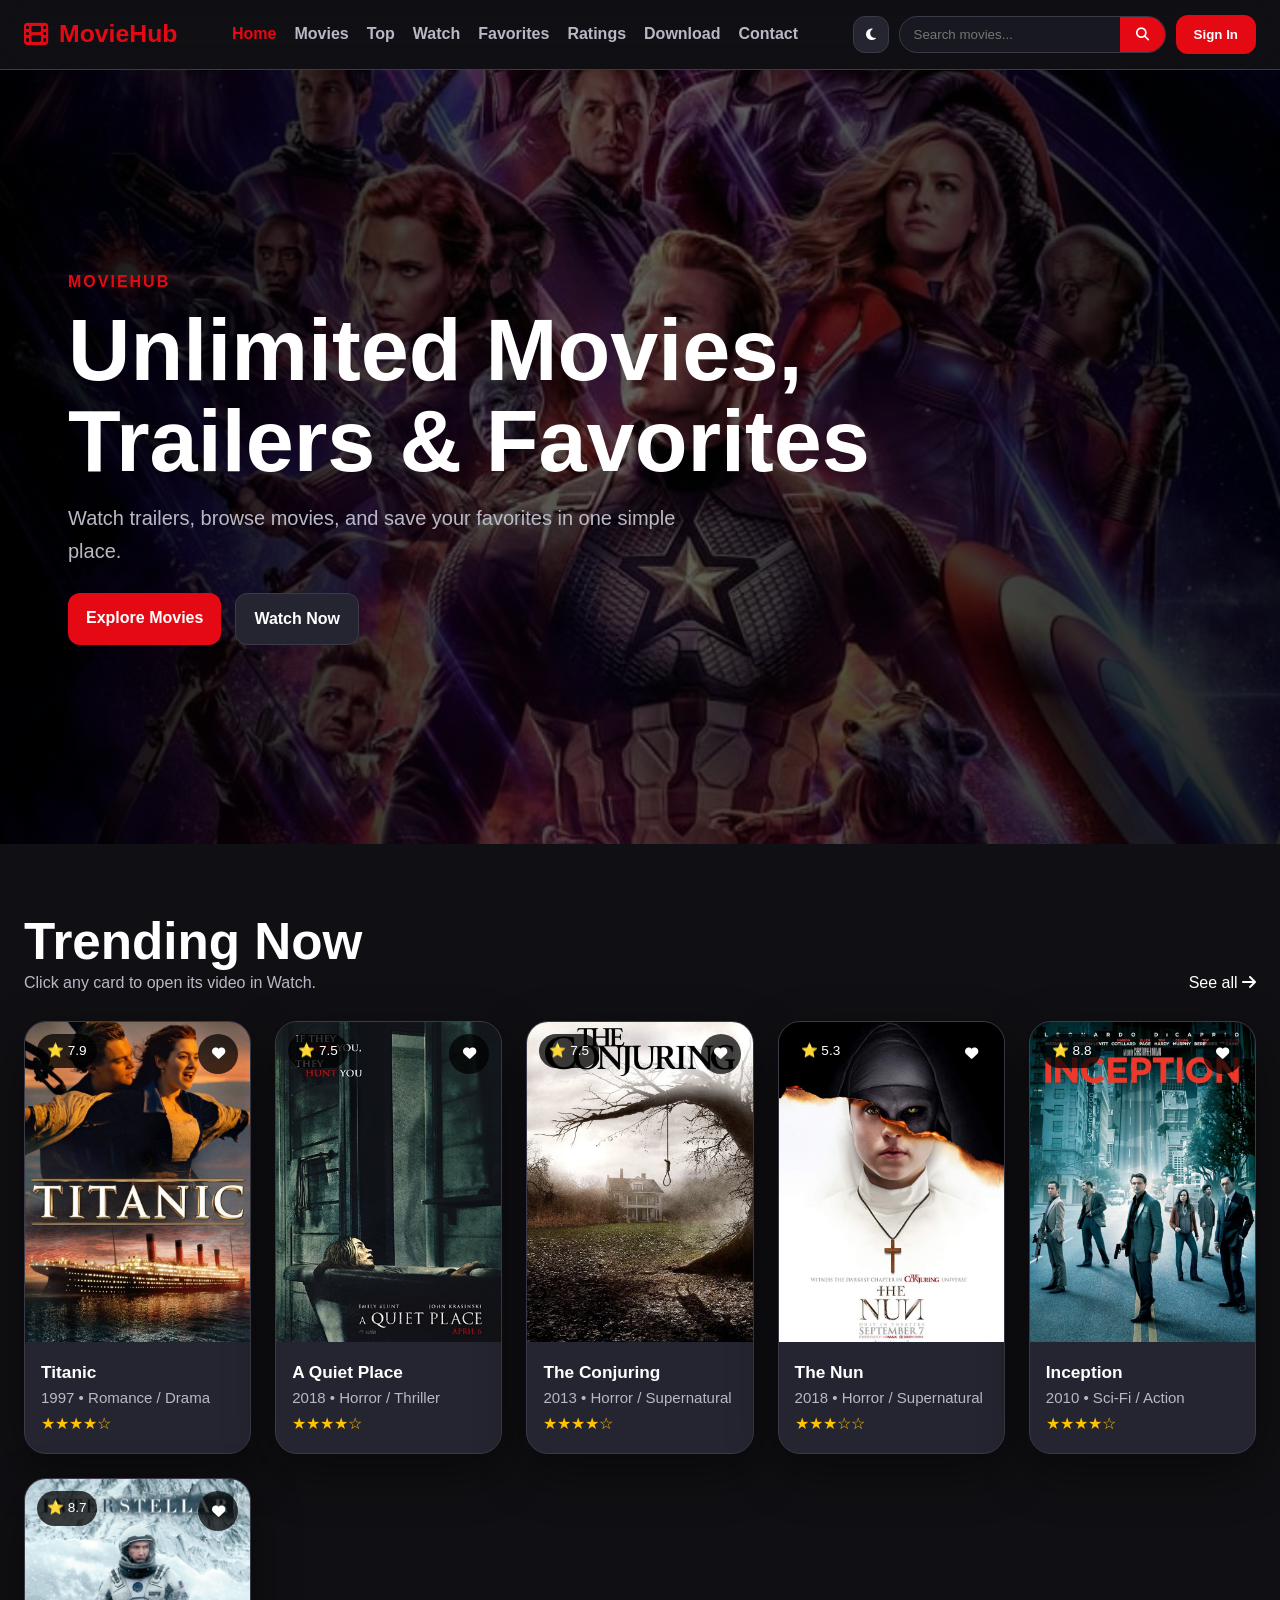
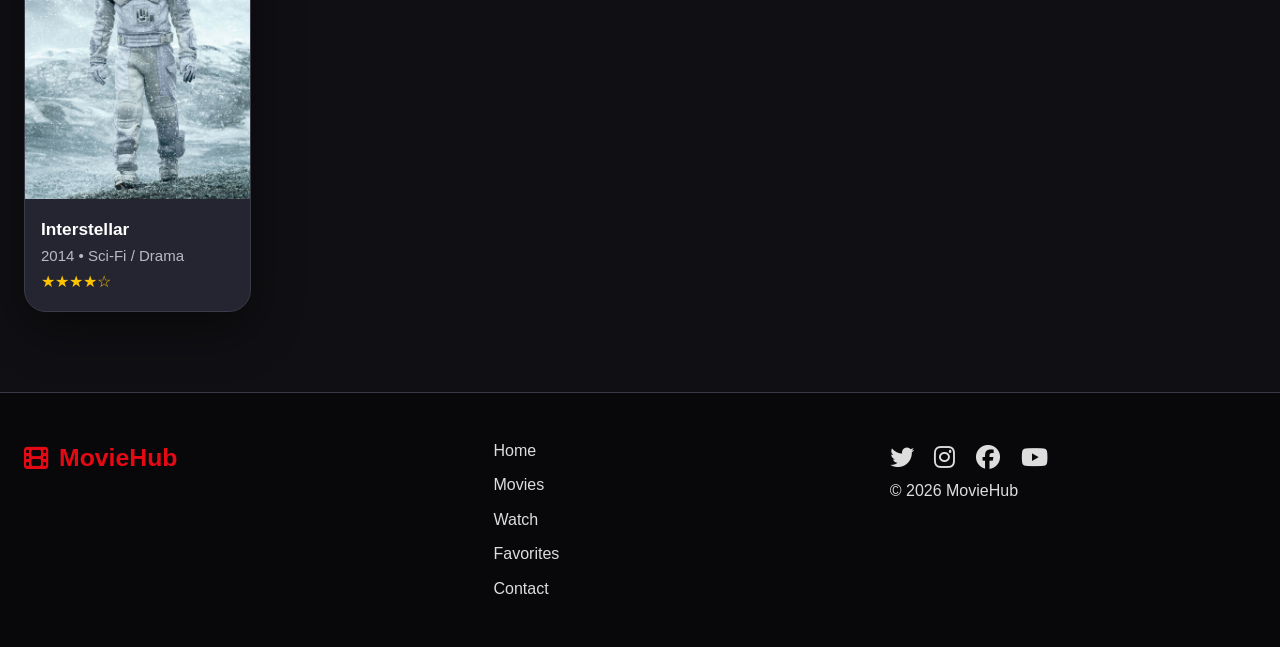
<file: index.html>
<!DOCTYPE html>
<html lang="en">
 <head>
  <meta charset="utf-8"/>
  <meta content="width=device-width, initial-scale=1.0" name="viewport"/>
  <title>
   MovieHub - Home
  </title>
  <link href="style.css" rel="stylesheet"/>
  <link href="https://cdnjs.cloudflare.com/ajax/libs/font-awesome/6.5.1/css/all.min.css" rel="stylesheet"/>
  <style>
   .hero-content .eyebrow {
            letter-spacing: 2px;
        }
  </style>
 </head>
 <body>
  <nav class="navbar">
   <div class="nav-container">
    <a class="logo" href="index.html">
     <i class="fa-solid fa-film">
     </i>
     <span>
      MovieHub
     </span>
    </a>
    <button class="menu-btn" id="menu-toggle" type="button">
     <i class="fa-solid fa-bars">
     </i>
    </button>
    <div class="nav-menu" id="nav-menu">
     <a class="nav-link active" href="index.html">
      Home
     </a>
     <a class="nav-link" href="movies.html">
      Movies
     </a>
     <a class="nav-link" href="top.html">
      Top
     </a>
     <a class="nav-link" href="watch.html">
      Watch
     </a>
     <a class="nav-link" href="favorites.html">
      Favorites
     </a>
     <a class="nav-link" href="ratings.html">
      Ratings
     </a>
     <a class="nav-link" href="download.html">
      Download
     </a>
     <a class="nav-link" href="contact.html">
      Contact
     </a>
    </div>
    <div class="nav-actions">
     <button class="theme-btn" id="theme-toggle" type="button">
      <i class="fa-solid fa-moon">
      </i>
     </button>
     <div class="search-box">
      <input id="search-input" placeholder="Search movies..." type="text"/>
      <button type="button">
       <i class="fa-solid fa-search">
       </i>
      </button>
     </div>
     <button class="login-btn" type="button">
      Sign In
     </button>
    </div>
   </div>
  </nav>
  <header class="hero">
   <div class="hero-bg">
    <img alt="MovieHub hero" src="images/endgame.jpg"/>
   </div>
   <div class="hero-content">
    <p class="eyebrow">
     MovieHub
    </p>
    <h1 class="hero-title">
     Unlimited Movies,
     <br/>
     Trailers &amp; Favorites
    </h1>
    <p class="hero-subtitle">
     Watch trailers, browse movies, and save your favorites in one simple place.
    </p>
    <div class="hero-buttons">
     <a class="btn-primary" href="movies.html">
      Explore Movies
     </a>
     <a class="btn-secondary" href="watch.html">
      Watch Now
     </a>
    </div>
   </div>
  </header>
  <main>
   <section class="section">
    <div class="section-header">
     <div>
      <h2>
       Trending Now
      </h2>
      <p>
       Click any card to open its video in Watch.
      </p>
     </div>
     <a class="see-all" href="movies.html">
      See all
      <i class="fa-solid fa-arrow-right">
      </i>
     </a>
    </div>
    <div class="content-grid" id="trending-grid">
    </div>
   </section>
  </main>
  <div class="modal" id="auth-modal">
   <div class="modal-card">
    <div class="modal-head">
     <h2>
      MovieHub Account
     </h2>
     <button class="icon-btn" id="auth-close" type="button">
      <i class="fa-solid fa-xmark">
      </i>
     </button>
    </div>
    <div class="tabs">
     <button class="tab-btn active" id="tab-in" type="button">
      Sign In
     </button>
     <button class="tab-btn" id="tab-up" type="button">
      Sign Up
     </button>
    </div>
    <form id="signin-form" novalidate="">
     <div class="field">
      <label>
       Email
      </label>
      <input id="signin-email" type="text"/>
      <div class="error" id="signin-email-error">
      </div>
     </div>
     <div class="field">
      <label>
       Password
      </label>
      <input id="signin-pass" type="password"/>
      <div class="error" id="signin-pass-error">
      </div>
     </div>
     <div class="error" id="signin-error">
     </div>
     <button class="btn-primary" style="width:100%" type="submit">
      Login
     </button>
    </form>
    <form class="hide" id="signup-form" novalidate="">
     <div class="field">
      <label>
       Name
      </label>
      <input id="signup-name" type="text"/>
      <div class="error" id="signup-name-error">
      </div>
     </div>
     <div class="field">
      <label>
       Email
      </label>
      <input id="signup-email" type="text"/>
      <div class="error" id="signup-email-error">
      </div>
     </div>
     <div class="field">
      <label>
       Password
      </label>
      <input id="signup-pass" type="password"/>
      <div class="error" id="signup-pass-error">
      </div>
     </div>
     <button class="btn-primary" style="width:100%" type="submit">
      Create Account
     </button>
    </form>
   </div>
  </div>
  <footer class="footer">
   <div class="footer-container">
    <div>
     <div class="logo">
      <i class="fa-solid fa-film">
      </i>
      <span>
       MovieHub
      </span>
     </div>
    </div>
    <div class="footer-links">
     <a href="index.html">
      Home
     </a>
     <a href="movies.html">
      Movies
     </a>
     <a href="watch.html">
      Watch
     </a>
     <a href="favorites.html">
      Favorites
     </a>
     <a href="contact.html">
      Contact
     </a>
    </div>
    <div class="footer-social">
     <a href="#">
      <i class="fa-brands fa-twitter">
      </i>
     </a>
     <a href="#">
      <i class="fa-brands fa-instagram">
      </i>
     </a>
     <a href="#">
      <i class="fa-brands fa-facebook">
      </i>
     </a>
     <a href="#">
      <i class="fa-brands fa-youtube">
      </i>
     </a>
     <p>
      © 2026 MovieHub
     </p>
    </div>
   </div>
  </footer>
  <script src="script.js">
  </script>
 </body>
</html>
</file>
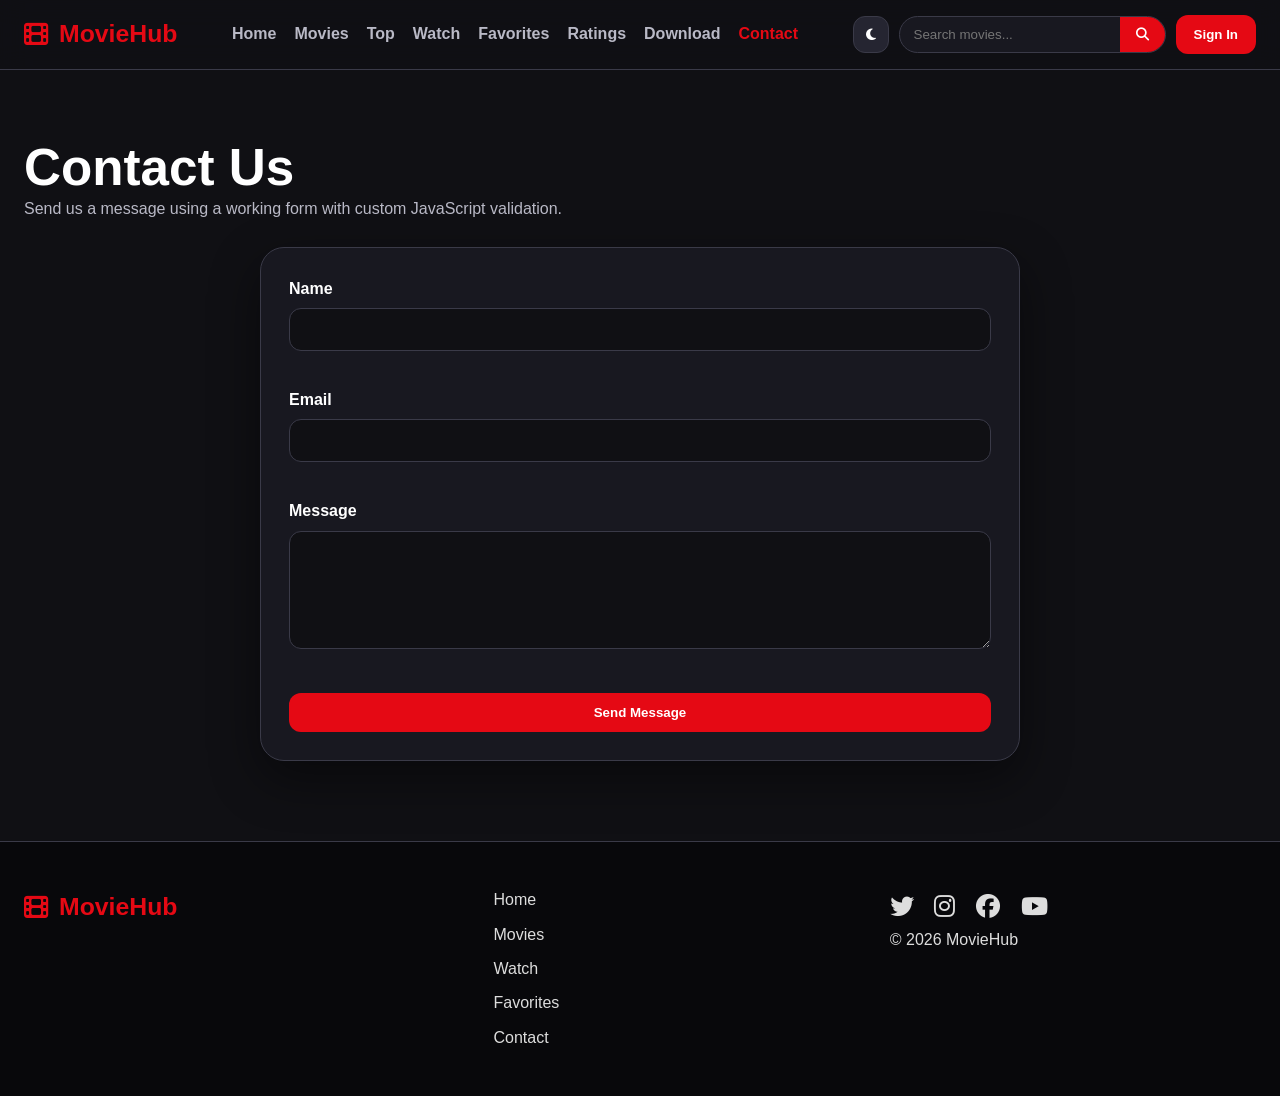
<file: contact.html>
<!DOCTYPE html>
<html lang="en">
 <head>
  <meta charset="utf-8"/>
  <meta content="width=device-width, initial-scale=1.0" name="viewport"/>
  <title>
   Contact - MovieHub
  </title>
  <link href="style.css" rel="stylesheet"/>
  <link href="https://cdnjs.cloudflare.com/ajax/libs/font-awesome/6.5.1/css/all.min.css" rel="stylesheet"/>
 </head>
 <body>
  <nav class="navbar">
   <div class="nav-container">
    <a class="logo" href="index.html">
     <i class="fa-solid fa-film">
     </i>
     <span>
      MovieHub
     </span>
    </a>
    <button class="menu-btn" id="menu-toggle" type="button">
     <i class="fa-solid fa-bars">
     </i>
    </button>
    <div class="nav-menu" id="nav-menu">
     <a class="nav-link" href="index.html">
      Home
     </a>
     <a class="nav-link" href="movies.html">
      Movies
     </a>
     <a class="nav-link" href="top.html">
      Top
     </a>
     <a class="nav-link" href="watch.html">
      Watch
     </a>
     <a class="nav-link" href="favorites.html">
      Favorites
     </a>
     <a class="nav-link" href="ratings.html">
      Ratings
     </a>
     <a class="nav-link" href="download.html">
      Download
     </a>
     <a class="nav-link active" href="contact.html">
      Contact
     </a>
    </div>
    <div class="nav-actions">
     <button class="theme-btn" id="theme-toggle" type="button">
      <i class="fa-solid fa-moon">
      </i>
     </button>
     <div class="search-box">
      <input id="search-input" placeholder="Search movies..." type="text"/>
      <button type="button">
       <i class="fa-solid fa-search">
       </i>
      </button>
     </div>
     <button class="login-btn" type="button">
      Sign In
     </button>
    </div>
   </div>
  </nav>
  <main>
   <section class="section">
    <div class="section-header">
     <div>
      <h1>
       Contact Us
      </h1>
      <p>
       Send us a message using a working form with custom JavaScript validation.
      </p>
     </div>
    </div>
    <div class="contact-layout">
     <form class="form-card" id="contact-form" novalidate="">
      <div class="field">
       <label>
        Name
       </label>
       <input id="name" type="text"/>
       <div class="error" id="name-error">
       </div>
      </div>
      <div class="field">
       <label>
        Email
       </label>
       <input id="email" type="text"/>
       <div class="error" id="email-error">
       </div>
      </div>
      <div class="field">
       <label>
        Message
       </label>
       <textarea id="message" rows="6"></textarea>
       <div class="error" id="message-error">
       </div>
      </div>
      <button class="btn-primary" style="width:100%" type="submit">
       Send Message
      </button>
     </form>
    </div>
   </section>
  </main>
  <div class="modal" id="auth-modal">
   <div class="modal-card">
    <div class="modal-head">
     <h2>
      MovieHub Account
     </h2>
     <button class="icon-btn" id="auth-close" type="button">
      <i class="fa-solid fa-xmark">
      </i>
     </button>
    </div>
    <div class="tabs">
     <button class="tab-btn active" id="tab-in" type="button">
      Sign In
     </button>
     <button class="tab-btn" id="tab-up" type="button">
      Sign Up
     </button>
    </div>
    <form id="signin-form" novalidate="">
     <div class="field">
      <label>
       Email
      </label>
      <input id="signin-email" type="text"/>
      <div class="error" id="signin-email-error">
      </div>
     </div>
     <div class="field">
      <label>
       Password
      </label>
      <input id="signin-pass" type="password"/>
      <div class="error" id="signin-pass-error">
      </div>
     </div>
     <div class="error" id="signin-error">
     </div>
     <button class="btn-primary" style="width:100%" type="submit">
      Login
     </button>
    </form>
    <form class="hide" id="signup-form" novalidate="">
     <div class="field">
      <label>
       Name
      </label>
      <input id="signup-name" type="text"/>
      <div class="error" id="signup-name-error">
      </div>
     </div>
     <div class="field">
      <label>
       Email
      </label>
      <input id="signup-email" type="text"/>
      <div class="error" id="signup-email-error">
      </div>
     </div>
     <div class="field">
      <label>
       Password
      </label>
      <input id="signup-pass" type="password"/>
      <div class="error" id="signup-pass-error">
      </div>
     </div>
     <button class="btn-primary" style="width:100%" type="submit">
      Create Account
     </button>
    </form>
   </div>
  </div>
  <footer class="footer">
   <div class="footer-container">
    <div>
     <div class="logo">
      <i class="fa-solid fa-film">
      </i>
      <span>
       MovieHub
      </span>
     </div>
    </div>
    <div class="footer-links">
     <a href="index.html">
      Home
     </a>
     <a href="movies.html">
      Movies
     </a>
     <a href="watch.html">
      Watch
     </a>
     <a href="favorites.html">
      Favorites
     </a>
     <a href="contact.html">
      Contact
     </a>
    </div>
    <div class="footer-social">
     <a href="#">
      <i class="fa-brands fa-twitter">
      </i>
     </a>
     <a href="#">
      <i class="fa-brands fa-instagram">
      </i>
     </a>
     <a href="#">
      <i class="fa-brands fa-facebook">
      </i>
     </a>
     <a href="#">
      <i class="fa-brands fa-youtube">
      </i>
     </a>
     <p>
      © 2026 MovieHub
     </p>
    </div>
   </div>
  </footer>
  <script src="script.js">
  </script>
 </body>
</html>
</file>
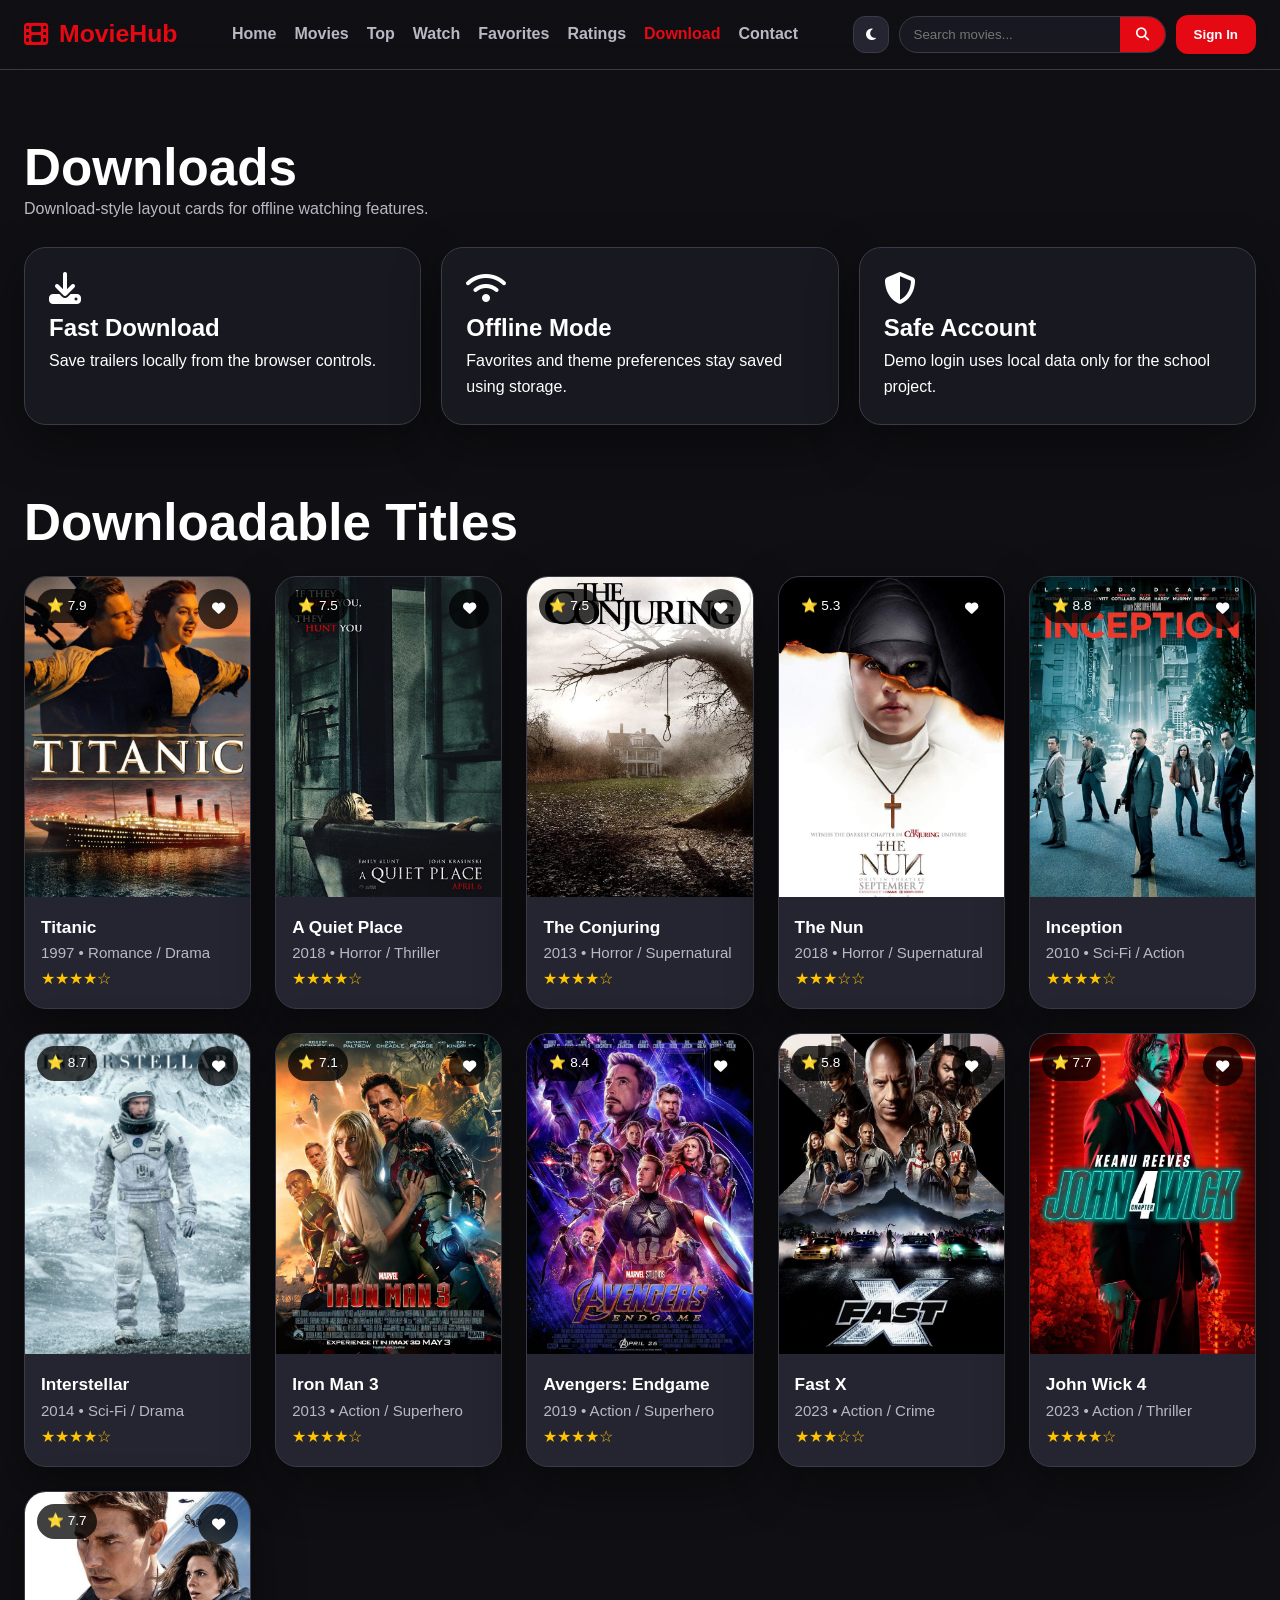
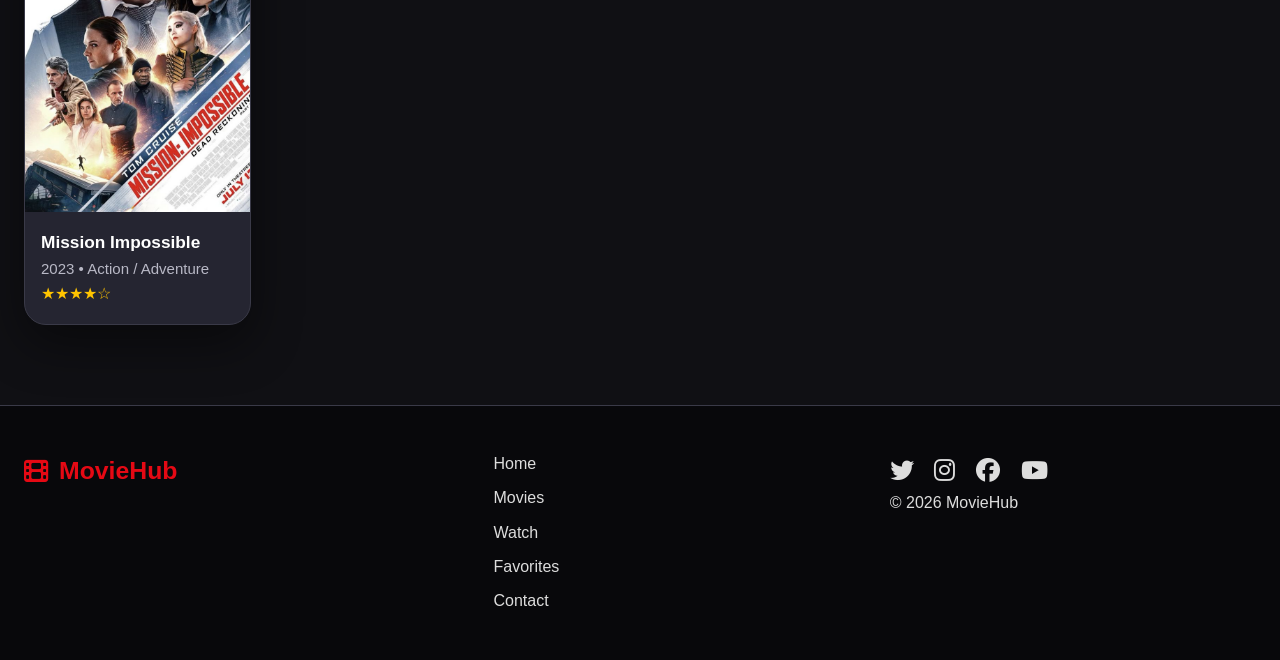
<file: download.html>
<!DOCTYPE html>
<html lang="en">
 <head>
  <meta charset="utf-8"/>
  <meta content="width=device-width, initial-scale=1.0" name="viewport"/>
  <title>
   Downloads - MovieHub
  </title>
  <link href="style.css" rel="stylesheet"/>
  <link href="https://cdnjs.cloudflare.com/ajax/libs/font-awesome/6.5.1/css/all.min.css" rel="stylesheet"/>
 </head>
 <body>
  <nav class="navbar">
   <div class="nav-container">
    <a class="logo" href="index.html">
     <i class="fa-solid fa-film">
     </i>
     <span>
      MovieHub
     </span>
    </a>
    <button class="menu-btn" id="menu-toggle" type="button">
     <i class="fa-solid fa-bars">
     </i>
    </button>
    <div class="nav-menu" id="nav-menu">
     <a class="nav-link" href="index.html">
      Home
     </a>
     <a class="nav-link" href="movies.html">
      Movies
     </a>
     <a class="nav-link" href="top.html">
      Top
     </a>
     <a class="nav-link" href="watch.html">
      Watch
     </a>
     <a class="nav-link" href="favorites.html">
      Favorites
     </a>
     <a class="nav-link" href="ratings.html">
      Ratings
     </a>
     <a class="nav-link active" href="download.html">
      Download
     </a>
     <a class="nav-link" href="contact.html">
      Contact
     </a>
    </div>
    <div class="nav-actions">
     <button class="theme-btn" id="theme-toggle" type="button">
      <i class="fa-solid fa-moon">
      </i>
     </button>
     <div class="search-box">
      <input id="search-input" placeholder="Search movies..." type="text"/>
      <button type="button">
       <i class="fa-solid fa-search">
       </i>
      </button>
     </div>
     <button class="login-btn" type="button">
      Sign In
     </button>
    </div>
   </div>
  </nav>
  <main>
   <section class="section">
    <div class="section-header">
     <div>
      <h1>
       Downloads
      </h1>
      <p>
       Download-style layout cards for offline watching features.
      </p>
     </div>
    </div>
    <div class="downloads-grid">
     <article class="download-card">
      <i class="fa-solid fa-download fa-2x">
      </i>
      <h2>
       Fast Download
      </h2>
      <p>
       Save trailers locally from the browser controls.
      </p>
     </article>
     <article class="download-card">
      <i class="fa-solid fa-wifi fa-2x">
      </i>
      <h2>
       Offline Mode
      </h2>
      <p>
       Favorites and theme preferences stay saved using storage.
      </p>
     </article>
     <article class="download-card">
      <i class="fa-solid fa-shield-halved fa-2x">
      </i>
      <h2>
       Safe Account
      </h2>
      <p>
       Demo login uses local data only for the school project.
      </p>
     </article>
    </div>
   </section>
   <section class="section">
    <div class="section-header">
     <h2>
      Downloadable Titles
     </h2>
    </div>
    <div class="content-grid" id="all-movies-grid">
    </div>
   </section>
  </main>
  <div class="modal" id="auth-modal">
   <div class="modal-card">
    <div class="modal-head">
     <h2>
      MovieHub Account
     </h2>
     <button class="icon-btn" id="auth-close" type="button">
      <i class="fa-solid fa-xmark">
      </i>
     </button>
    </div>
    <div class="tabs">
     <button class="tab-btn active" id="tab-in" type="button">
      Sign In
     </button>
     <button class="tab-btn" id="tab-up" type="button">
      Sign Up
     </button>
    </div>
    <form id="signin-form" novalidate="">
     <div class="field">
      <label>
       Email
      </label>
      <input id="signin-email" type="text"/>
      <div class="error" id="signin-email-error">
      </div>
     </div>
     <div class="field">
      <label>
       Password
      </label>
      <input id="signin-pass" type="password"/>
      <div class="error" id="signin-pass-error">
      </div>
     </div>
     <div class="error" id="signin-error">
     </div>
     <button class="btn-primary" style="width:100%" type="submit">
      Login
     </button>
    </form>
    <form class="hide" id="signup-form" novalidate="">
     <div class="field">
      <label>
       Name
      </label>
      <input id="signup-name" type="text"/>
      <div class="error" id="signup-name-error">
      </div>
     </div>
     <div class="field">
      <label>
       Email
      </label>
      <input id="signup-email" type="text"/>
      <div class="error" id="signup-email-error">
      </div>
     </div>
     <div class="field">
      <label>
       Password
      </label>
      <input id="signup-pass" type="password"/>
      <div class="error" id="signup-pass-error">
      </div>
     </div>
     <button class="btn-primary" style="width:100%" type="submit">
      Create Account
     </button>
    </form>
   </div>
  </div>
  <footer class="footer">
   <div class="footer-container">
    <div>
     <div class="logo">
      <i class="fa-solid fa-film">
      </i>
      <span>
       MovieHub
      </span>
     </div>
    </div>
    <div class="footer-links">
     <a href="index.html">
      Home
     </a>
     <a href="movies.html">
      Movies
     </a>
     <a href="watch.html">
      Watch
     </a>
     <a href="favorites.html">
      Favorites
     </a>
     <a href="contact.html">
      Contact
     </a>
    </div>
    <div class="footer-social">
     <a href="#">
      <i class="fa-brands fa-twitter">
      </i>
     </a>
     <a href="#">
      <i class="fa-brands fa-instagram">
      </i>
     </a>
     <a href="#">
      <i class="fa-brands fa-facebook">
      </i>
     </a>
     <a href="#">
      <i class="fa-brands fa-youtube">
      </i>
     </a>
     <p>
      © 2026 MovieHub
     </p>
    </div>
   </div>
  </footer>
  <script src="script.js">
  </script>
 </body>
</html>
</file>
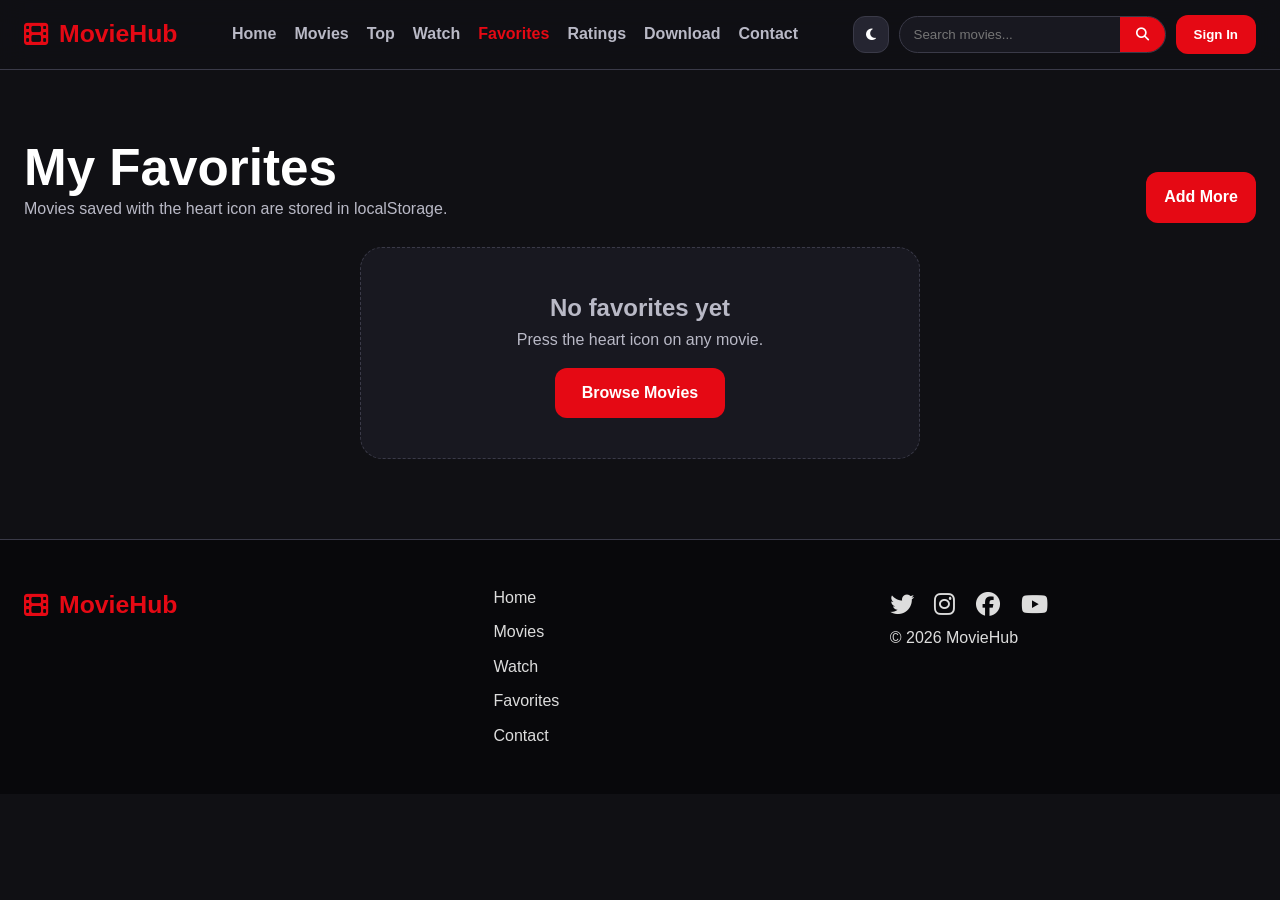
<file: favorites.html>
<!DOCTYPE html>
<html lang="en">
 <head>
  <meta charset="utf-8"/>
  <meta content="width=device-width, initial-scale=1.0" name="viewport"/>
  <title>
   Favorites - MovieHub
  </title>
  <link href="style.css" rel="stylesheet"/>
  <link href="https://cdnjs.cloudflare.com/ajax/libs/font-awesome/6.5.1/css/all.min.css" rel="stylesheet"/>
 </head>
 <body>
  <nav class="navbar">
   <div class="nav-container">
    <a class="logo" href="index.html">
     <i class="fa-solid fa-film">
     </i>
     <span>
      MovieHub
     </span>
    </a>
    <button class="menu-btn" id="menu-toggle" type="button">
     <i class="fa-solid fa-bars">
     </i>
    </button>
    <div class="nav-menu" id="nav-menu">
     <a class="nav-link" href="index.html">
      Home
     </a>
     <a class="nav-link" href="movies.html">
      Movies
     </a>
     <a class="nav-link" href="top.html">
      Top
     </a>
     <a class="nav-link" href="watch.html">
      Watch
     </a>
     <a class="nav-link active" href="favorites.html">
      Favorites
     </a>
     <a class="nav-link" href="ratings.html">
      Ratings
     </a>
     <a class="nav-link" href="download.html">
      Download
     </a>
     <a class="nav-link" href="contact.html">
      Contact
     </a>
    </div>
    <div class="nav-actions">
     <button class="theme-btn" id="theme-toggle" type="button">
      <i class="fa-solid fa-moon">
      </i>
     </button>
     <div class="search-box">
      <input id="search-input" placeholder="Search movies..." type="text"/>
      <button type="button">
       <i class="fa-solid fa-search">
       </i>
      </button>
     </div>
     <button class="login-btn" type="button">
      Sign In
     </button>
    </div>
   </div>
  </nav>
  <main>
   <section class="section">
    <div class="section-header">
     <div>
      <h1>
       My Favorites
      </h1>
      <p>
       Movies saved with the heart icon are stored in localStorage.
      </p>
     </div>
     <a class="btn-primary" href="movies.html">
      Add More
     </a>
    </div>
    <div class="content-grid" id="favorites-grid">
    </div>
   </section>
  </main>
  <div class="modal" id="auth-modal">
   <div class="modal-card">
    <div class="modal-head">
     <h2>
      MovieHub Account
     </h2>
     <button class="icon-btn" id="auth-close" type="button">
      <i class="fa-solid fa-xmark">
      </i>
     </button>
    </div>
    <div class="tabs">
     <button class="tab-btn active" id="tab-in" type="button">
      Sign In
     </button>
     <button class="tab-btn" id="tab-up" type="button">
      Sign Up
     </button>
    </div>
    <form id="signin-form" novalidate="">
     <div class="field">
      <label>
       Email
      </label>
      <input id="signin-email" type="text"/>
      <div class="error" id="signin-email-error">
      </div>
     </div>
     <div class="field">
      <label>
       Password
      </label>
      <input id="signin-pass" type="password"/>
      <div class="error" id="signin-pass-error">
      </div>
     </div>
     <div class="error" id="signin-error">
     </div>
     <button class="btn-primary" style="width:100%" type="submit">
      Login
     </button>
    </form>
    <form class="hide" id="signup-form" novalidate="">
     <div class="field">
      <label>
       Name
      </label>
      <input id="signup-name" type="text"/>
      <div class="error" id="signup-name-error">
      </div>
     </div>
     <div class="field">
      <label>
       Email
      </label>
      <input id="signup-email" type="text"/>
      <div class="error" id="signup-email-error">
      </div>
     </div>
     <div class="field">
      <label>
       Password
      </label>
      <input id="signup-pass" type="password"/>
      <div class="error" id="signup-pass-error">
      </div>
     </div>
     <button class="btn-primary" style="width:100%" type="submit">
      Create Account
     </button>
    </form>
   </div>
  </div>
  <footer class="footer">
   <div class="footer-container">
    <div>
     <div class="logo">
      <i class="fa-solid fa-film">
      </i>
      <span>
       MovieHub
      </span>
     </div>
    </div>
    <div class="footer-links">
     <a href="index.html">
      Home
     </a>
     <a href="movies.html">
      Movies
     </a>
     <a href="watch.html">
      Watch
     </a>
     <a href="favorites.html">
      Favorites
     </a>
     <a href="contact.html">
      Contact
     </a>
    </div>
    <div class="footer-social">
     <a href="#">
      <i class="fa-brands fa-twitter">
      </i>
     </a>
     <a href="#">
      <i class="fa-brands fa-instagram">
      </i>
     </a>
     <a href="#">
      <i class="fa-brands fa-facebook">
      </i>
     </a>
     <a href="#">
      <i class="fa-brands fa-youtube">
      </i>
     </a>
     <p>
      © 2026 MovieHub
     </p>
    </div>
   </div>
  </footer>
  <script src="script.js">
  </script>
 </body>
</html>
</file>
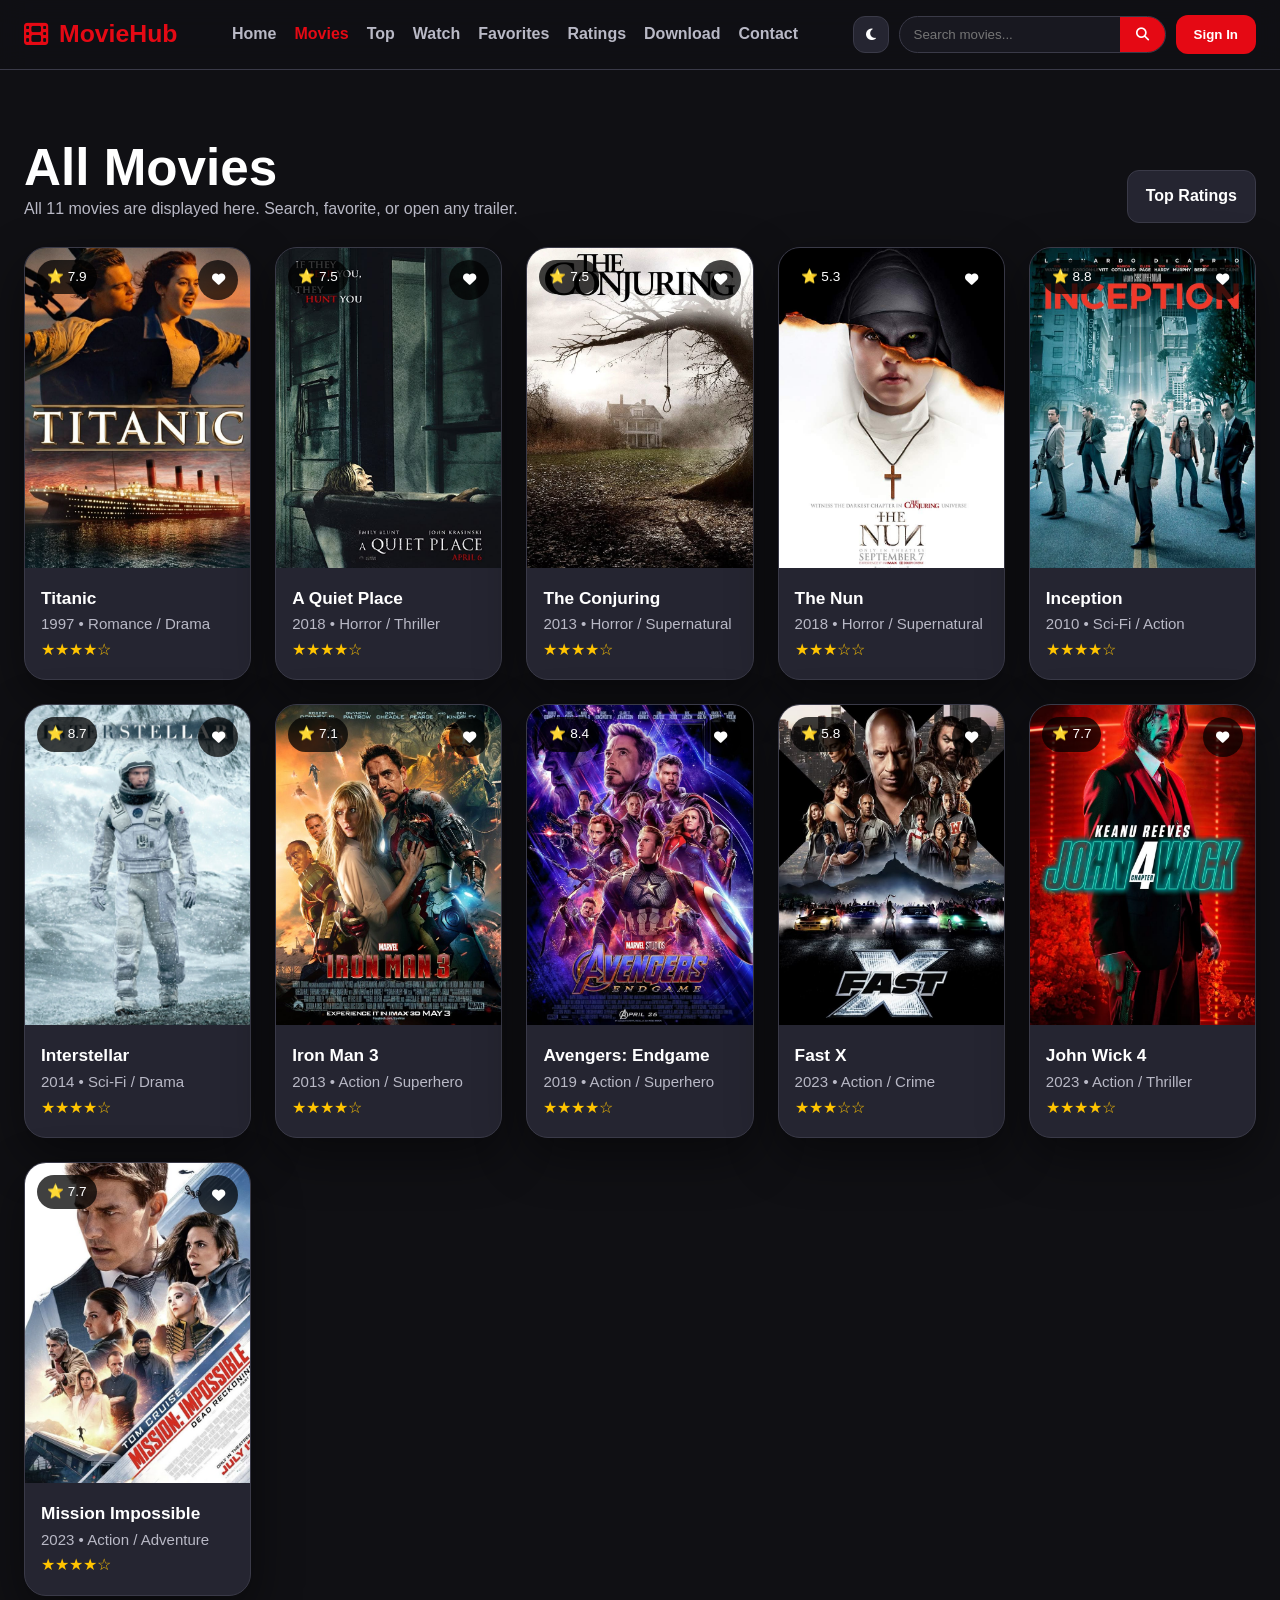
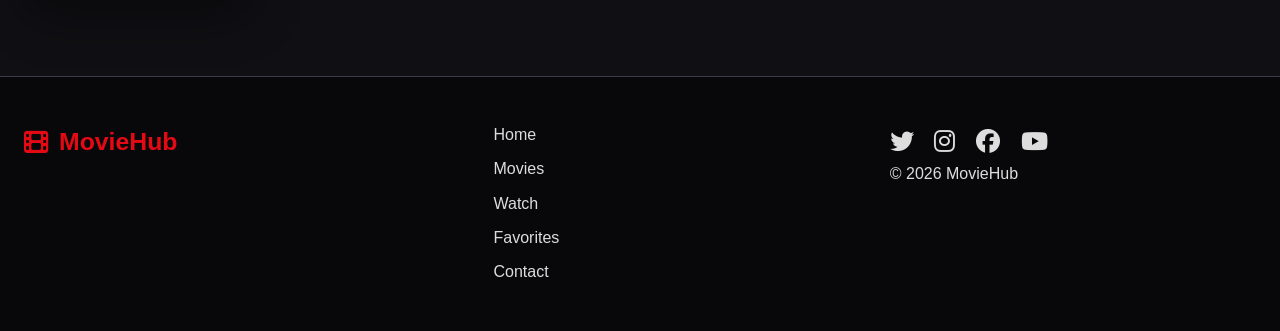
<file: movies.html>
<!DOCTYPE html>
<html lang="en">
 <head>
  <meta charset="utf-8"/>
  <meta content="width=device-width, initial-scale=1.0" name="viewport"/>
  <title>
   All Movies - MovieHub
  </title>
  <link href="style.css" rel="stylesheet"/>
  <link href="https://cdnjs.cloudflare.com/ajax/libs/font-awesome/6.5.1/css/all.min.css" rel="stylesheet"/>
 </head>
 <body>
  <nav class="navbar">
   <div class="nav-container">
    <a class="logo" href="index.html">
     <i class="fa-solid fa-film">
     </i>
     <span>
      MovieHub
     </span>
    </a>
    <button class="menu-btn" id="menu-toggle" type="button">
     <i class="fa-solid fa-bars">
     </i>
    </button>
    <div class="nav-menu" id="nav-menu">
     <a class="nav-link" href="index.html">
      Home
     </a>
     <a class="nav-link active" href="movies.html">
      Movies
     </a>
     <a class="nav-link" href="top.html">
      Top
     </a>
     <a class="nav-link" href="watch.html">
      Watch
     </a>
     <a class="nav-link" href="favorites.html">
      Favorites
     </a>
     <a class="nav-link" href="ratings.html">
      Ratings
     </a>
     <a class="nav-link" href="download.html">
      Download
     </a>
     <a class="nav-link" href="contact.html">
      Contact
     </a>
    </div>
    <div class="nav-actions">
     <button class="theme-btn" id="theme-toggle" type="button">
      <i class="fa-solid fa-moon">
      </i>
     </button>
     <div class="search-box">
      <input id="search-input" placeholder="Search movies..." type="text"/>
      <button type="button">
       <i class="fa-solid fa-search">
       </i>
      </button>
     </div>
     <button class="login-btn" type="button">
      Sign In
     </button>
    </div>
   </div>
  </nav>
  <main>
   <section class="section">
    <div class="section-header">
     <div>
      <h1>
       All Movies
      </h1>
      <p>
       All 11 movies are displayed here. Search, favorite, or open any trailer.
      </p>
     </div>
     <a class="btn-secondary" href="top.html">
      Top Ratings
     </a>
    </div>
    <div class="content-grid" id="all-movies-grid">
    </div>
   </section>
  </main>
  <div class="modal" id="auth-modal">
   <div class="modal-card">
    <div class="modal-head">
     <h2>
      MovieHub Account
     </h2>
     <button class="icon-btn" id="auth-close" type="button">
      <i class="fa-solid fa-xmark">
      </i>
     </button>
    </div>
    <div class="tabs">
     <button class="tab-btn active" id="tab-in" type="button">
      Sign In
     </button>
     <button class="tab-btn" id="tab-up" type="button">
      Sign Up
     </button>
    </div>
    <form id="signin-form" novalidate="">
     <div class="field">
      <label>
       Email
      </label>
      <input id="signin-email" type="text"/>
      <div class="error" id="signin-email-error">
      </div>
     </div>
     <div class="field">
      <label>
       Password
      </label>
      <input id="signin-pass" type="password"/>
      <div class="error" id="signin-pass-error">
      </div>
     </div>
     <div class="error" id="signin-error">
     </div>
     <button class="btn-primary" style="width:100%" type="submit">
      Login
     </button>
    </form>
    <form class="hide" id="signup-form" novalidate="">
     <div class="field">
      <label>
       Name
      </label>
      <input id="signup-name" type="text"/>
      <div class="error" id="signup-name-error">
      </div>
     </div>
     <div class="field">
      <label>
       Email
      </label>
      <input id="signup-email" type="text"/>
      <div class="error" id="signup-email-error">
      </div>
     </div>
     <div class="field">
      <label>
       Password
      </label>
      <input id="signup-pass" type="password"/>
      <div class="error" id="signup-pass-error">
      </div>
     </div>
     <button class="btn-primary" style="width:100%" type="submit">
      Create Account
     </button>
    </form>
   </div>
  </div>
  <footer class="footer">
   <div class="footer-container">
    <div>
     <div class="logo">
      <i class="fa-solid fa-film">
      </i>
      <span>
       MovieHub
      </span>
     </div>
    </div>
    <div class="footer-links">
     <a href="index.html">
      Home
     </a>
     <a href="movies.html">
      Movies
     </a>
     <a href="watch.html">
      Watch
     </a>
     <a href="favorites.html">
      Favorites
     </a>
     <a href="contact.html">
      Contact
     </a>
    </div>
    <div class="footer-social">
     <a href="#">
      <i class="fa-brands fa-twitter">
      </i>
     </a>
     <a href="#">
      <i class="fa-brands fa-instagram">
      </i>
     </a>
     <a href="#">
      <i class="fa-brands fa-facebook">
      </i>
     </a>
     <a href="#">
      <i class="fa-brands fa-youtube">
      </i>
     </a>
     <p>
      © 2026 MovieHub
     </p>
    </div>
   </div>
  </footer>
  <script src="script.js">
  </script>
 </body>
</html>
</file>
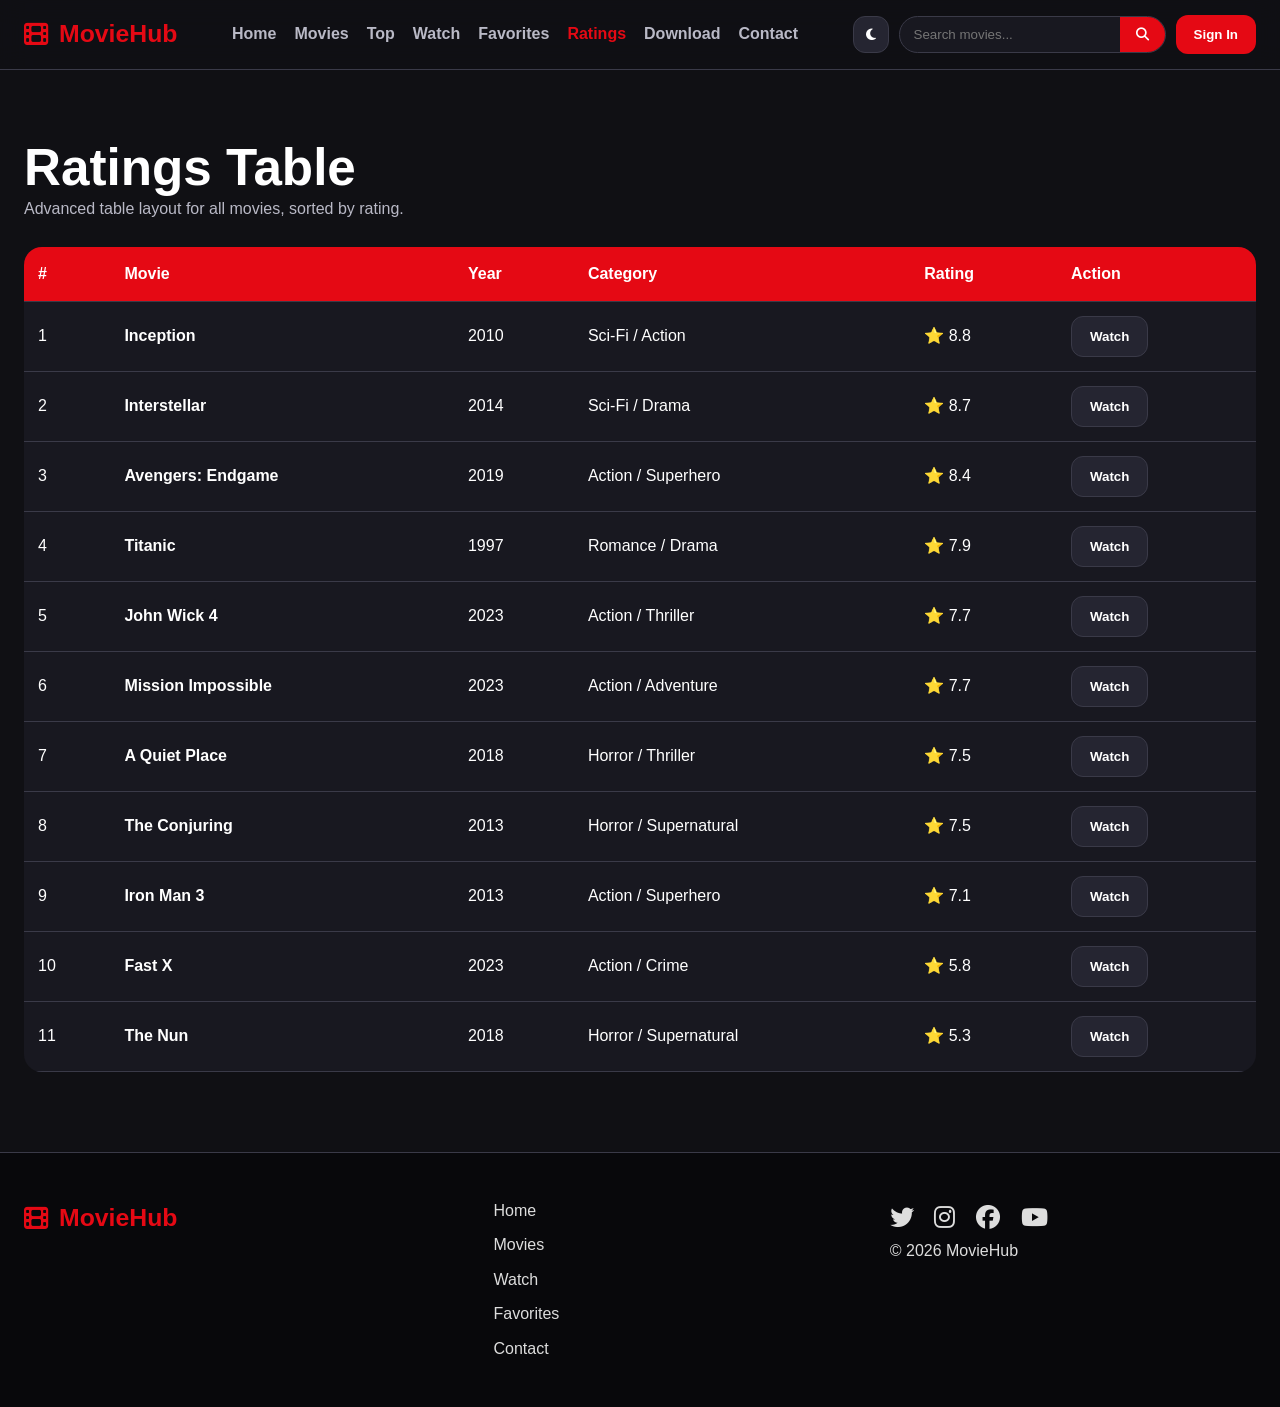
<file: ratings.html>
<!DOCTYPE html>
<html lang="en">
 <head>
  <meta charset="utf-8"/>
  <meta content="width=device-width, initial-scale=1.0" name="viewport"/>
  <title>
   Ratings - MovieHub
  </title>
  <link href="style.css" rel="stylesheet"/>
  <link href="https://cdnjs.cloudflare.com/ajax/libs/font-awesome/6.5.1/css/all.min.css" rel="stylesheet"/>
 </head>
 <body>
  <nav class="navbar">
   <div class="nav-container">
    <a class="logo" href="index.html">
     <i class="fa-solid fa-film">
     </i>
     <span>
      MovieHub
     </span>
    </a>
    <button class="menu-btn" id="menu-toggle" type="button">
     <i class="fa-solid fa-bars">
     </i>
    </button>
    <div class="nav-menu" id="nav-menu">
     <a class="nav-link" href="index.html">
      Home
     </a>
     <a class="nav-link" href="movies.html">
      Movies
     </a>
     <a class="nav-link" href="top.html">
      Top
     </a>
     <a class="nav-link" href="watch.html">
      Watch
     </a>
     <a class="nav-link" href="favorites.html">
      Favorites
     </a>
     <a class="nav-link active" href="ratings.html">
      Ratings
     </a>
     <a class="nav-link" href="download.html">
      Download
     </a>
     <a class="nav-link" href="contact.html">
      Contact
     </a>
    </div>
    <div class="nav-actions">
     <button class="theme-btn" id="theme-toggle" type="button">
      <i class="fa-solid fa-moon">
      </i>
     </button>
     <div class="search-box">
      <input id="search-input" placeholder="Search movies..." type="text"/>
      <button type="button">
       <i class="fa-solid fa-search">
       </i>
      </button>
     </div>
     <button class="login-btn" type="button">
      Sign In
     </button>
    </div>
   </div>
  </nav>
  <main>
   <section class="section">
    <div class="section-header">
     <div>
      <h1>
       Ratings Table
      </h1>
      <p>
       Advanced table layout for all movies, sorted by rating.
      </p>
     </div>
    </div>
    <table class="movie-table">
     <thead>
      <tr>
       <th>
        #
       </th>
       <th>
        Movie
       </th>
       <th>
        Year
       </th>
       <th>
        Category
       </th>
       <th>
        Rating
       </th>
       <th>
        Action
       </th>
      </tr>
     </thead>
     <tbody id="ratings-body">
     </tbody>
    </table>
   </section>
  </main>
  <div class="modal" id="auth-modal">
   <div class="modal-card">
    <div class="modal-head">
     <h2>
      MovieHub Account
     </h2>
     <button class="icon-btn" id="auth-close" type="button">
      <i class="fa-solid fa-xmark">
      </i>
     </button>
    </div>
    <div class="tabs">
     <button class="tab-btn active" id="tab-in" type="button">
      Sign In
     </button>
     <button class="tab-btn" id="tab-up" type="button">
      Sign Up
     </button>
    </div>
    <form id="signin-form" novalidate="">
     <div class="field">
      <label>
       Email
      </label>
      <input id="signin-email" type="text"/>
      <div class="error" id="signin-email-error">
      </div>
     </div>
     <div class="field">
      <label>
       Password
      </label>
      <input id="signin-pass" type="password"/>
      <div class="error" id="signin-pass-error">
      </div>
     </div>
     <div class="error" id="signin-error">
     </div>
     <button class="btn-primary" style="width:100%" type="submit">
      Login
     </button>
    </form>
    <form class="hide" id="signup-form" novalidate="">
     <div class="field">
      <label>
       Name
      </label>
      <input id="signup-name" type="text"/>
      <div class="error" id="signup-name-error">
      </div>
     </div>
     <div class="field">
      <label>
       Email
      </label>
      <input id="signup-email" type="text"/>
      <div class="error" id="signup-email-error">
      </div>
     </div>
     <div class="field">
      <label>
       Password
      </label>
      <input id="signup-pass" type="password"/>
      <div class="error" id="signup-pass-error">
      </div>
     </div>
     <button class="btn-primary" style="width:100%" type="submit">
      Create Account
     </button>
    </form>
   </div>
  </div>
  <footer class="footer">
   <div class="footer-container">
    <div>
     <div class="logo">
      <i class="fa-solid fa-film">
      </i>
      <span>
       MovieHub
      </span>
     </div>
    </div>
    <div class="footer-links">
     <a href="index.html">
      Home
     </a>
     <a href="movies.html">
      Movies
     </a>
     <a href="watch.html">
      Watch
     </a>
     <a href="favorites.html">
      Favorites
     </a>
     <a href="contact.html">
      Contact
     </a>
    </div>
    <div class="footer-social">
     <a href="#">
      <i class="fa-brands fa-twitter">
      </i>
     </a>
     <a href="#">
      <i class="fa-brands fa-instagram">
      </i>
     </a>
     <a href="#">
      <i class="fa-brands fa-facebook">
      </i>
     </a>
     <a href="#">
      <i class="fa-brands fa-youtube">
      </i>
     </a>
     <p>
      © 2026 MovieHub
     </p>
    </div>
   </div>
  </footer>
  <script src="script.js">
  </script>
 </body>
</html>
</file>
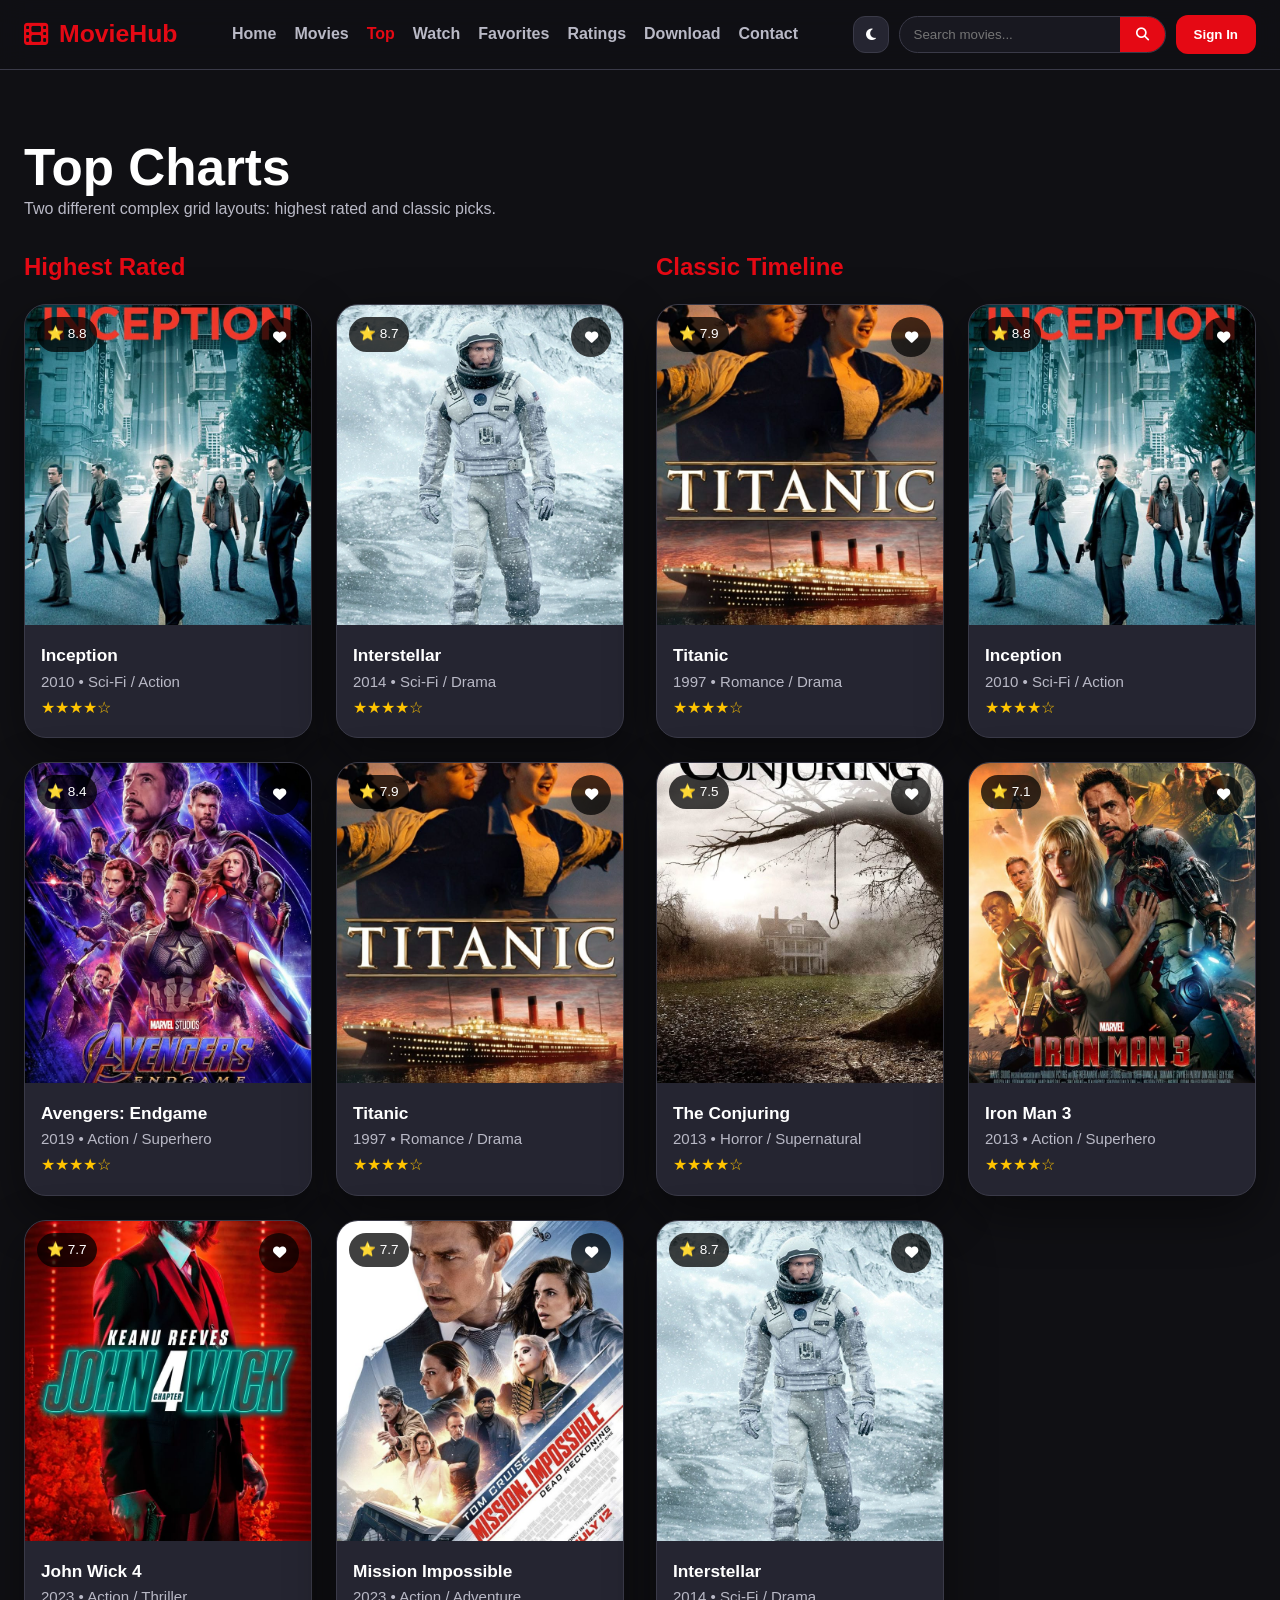
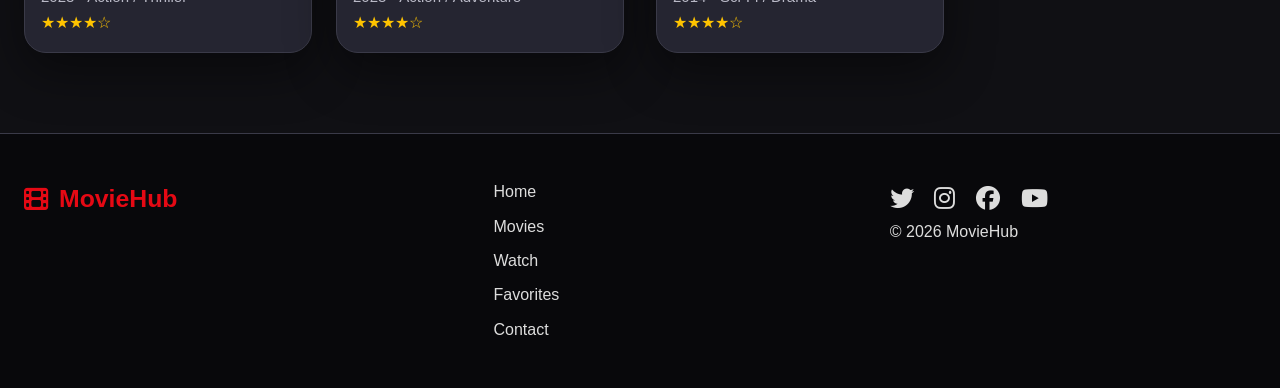
<file: top.html>
<!DOCTYPE html>
<html lang="en">
 <head>
  <meta charset="utf-8"/>
  <meta content="width=device-width, initial-scale=1.0" name="viewport"/>
  <title>
   Top Charts - MovieHub
  </title>
  <link href="style.css" rel="stylesheet"/>
  <link href="https://cdnjs.cloudflare.com/ajax/libs/font-awesome/6.5.1/css/all.min.css" rel="stylesheet"/>
 </head>
 <body>
  <nav class="navbar">
   <div class="nav-container">
    <a class="logo" href="index.html">
     <i class="fa-solid fa-film">
     </i>
     <span>
      MovieHub
     </span>
    </a>
    <button class="menu-btn" id="menu-toggle" type="button">
     <i class="fa-solid fa-bars">
     </i>
    </button>
    <div class="nav-menu" id="nav-menu">
     <a class="nav-link" href="index.html">
      Home
     </a>
     <a class="nav-link" href="movies.html">
      Movies
     </a>
     <a class="nav-link active" href="top.html">
      Top
     </a>
     <a class="nav-link" href="watch.html">
      Watch
     </a>
     <a class="nav-link" href="favorites.html">
      Favorites
     </a>
     <a class="nav-link" href="ratings.html">
      Ratings
     </a>
     <a class="nav-link" href="download.html">
      Download
     </a>
     <a class="nav-link" href="contact.html">
      Contact
     </a>
    </div>
    <div class="nav-actions">
     <button class="theme-btn" id="theme-toggle" type="button">
      <i class="fa-solid fa-moon">
      </i>
     </button>
     <div class="search-box">
      <input id="search-input" placeholder="Search movies..." type="text"/>
      <button type="button">
       <i class="fa-solid fa-search">
       </i>
      </button>
     </div>
     <button class="login-btn" type="button">
      Sign In
     </button>
    </div>
   </div>
  </nav>
  <main>
   <section class="section">
    <div class="section-header">
     <div>
      <h1>
       Top Charts
      </h1>
      <p>
       Two different complex grid layouts: highest rated and classic picks.
      </p>
     </div>
    </div>
    <div style="display:grid;grid-template-columns:repeat(auto-fit,minmax(280px,1fr));gap:32px">
     <section>
      <h2 style="margin-bottom:18px;color:var(--primary)">
       Highest Rated
      </h2>
      <div class="content-grid" id="top-movies-full">
      </div>
     </section>
     <section>
      <h2 style="margin-bottom:18px;color:var(--primary)">
       Classic Timeline
      </h2>
      <div class="content-grid" id="top-series-full">
      </div>
     </section>
    </div>
   </section>
  </main>
  <div class="modal" id="auth-modal">
   <div class="modal-card">
    <div class="modal-head">
     <h2>
      MovieHub Account
     </h2>
     <button class="icon-btn" id="auth-close" type="button">
      <i class="fa-solid fa-xmark">
      </i>
     </button>
    </div>
    <div class="tabs">
     <button class="tab-btn active" id="tab-in" type="button">
      Sign In
     </button>
     <button class="tab-btn" id="tab-up" type="button">
      Sign Up
     </button>
    </div>
    <form id="signin-form" novalidate="">
     <div class="field">
      <label>
       Email
      </label>
      <input id="signin-email" type="text"/>
      <div class="error" id="signin-email-error">
      </div>
     </div>
     <div class="field">
      <label>
       Password
      </label>
      <input id="signin-pass" type="password"/>
      <div class="error" id="signin-pass-error">
      </div>
     </div>
     <div class="error" id="signin-error">
     </div>
     <button class="btn-primary" style="width:100%" type="submit">
      Login
     </button>
    </form>
    <form class="hide" id="signup-form" novalidate="">
     <div class="field">
      <label>
       Name
      </label>
      <input id="signup-name" type="text"/>
      <div class="error" id="signup-name-error">
      </div>
     </div>
     <div class="field">
      <label>
       Email
      </label>
      <input id="signup-email" type="text"/>
      <div class="error" id="signup-email-error">
      </div>
     </div>
     <div class="field">
      <label>
       Password
      </label>
      <input id="signup-pass" type="password"/>
      <div class="error" id="signup-pass-error">
      </div>
     </div>
     <button class="btn-primary" style="width:100%" type="submit">
      Create Account
     </button>
    </form>
   </div>
  </div>
  <footer class="footer">
   <div class="footer-container">
    <div>
     <div class="logo">
      <i class="fa-solid fa-film">
      </i>
      <span>
       MovieHub
      </span>
     </div>
    </div>
    <div class="footer-links">
     <a href="index.html">
      Home
     </a>
     <a href="movies.html">
      Movies
     </a>
     <a href="watch.html">
      Watch
     </a>
     <a href="favorites.html">
      Favorites
     </a>
     <a href="contact.html">
      Contact
     </a>
    </div>
    <div class="footer-social">
     <a href="#">
      <i class="fa-brands fa-twitter">
      </i>
     </a>
     <a href="#">
      <i class="fa-brands fa-instagram">
      </i>
     </a>
     <a href="#">
      <i class="fa-brands fa-facebook">
      </i>
     </a>
     <a href="#">
      <i class="fa-brands fa-youtube">
      </i>
     </a>
     <p>
      © 2026 MovieHub
     </p>
    </div>
   </div>
  </footer>
  <script src="script.js">
  </script>
 </body>
</html>
</file>
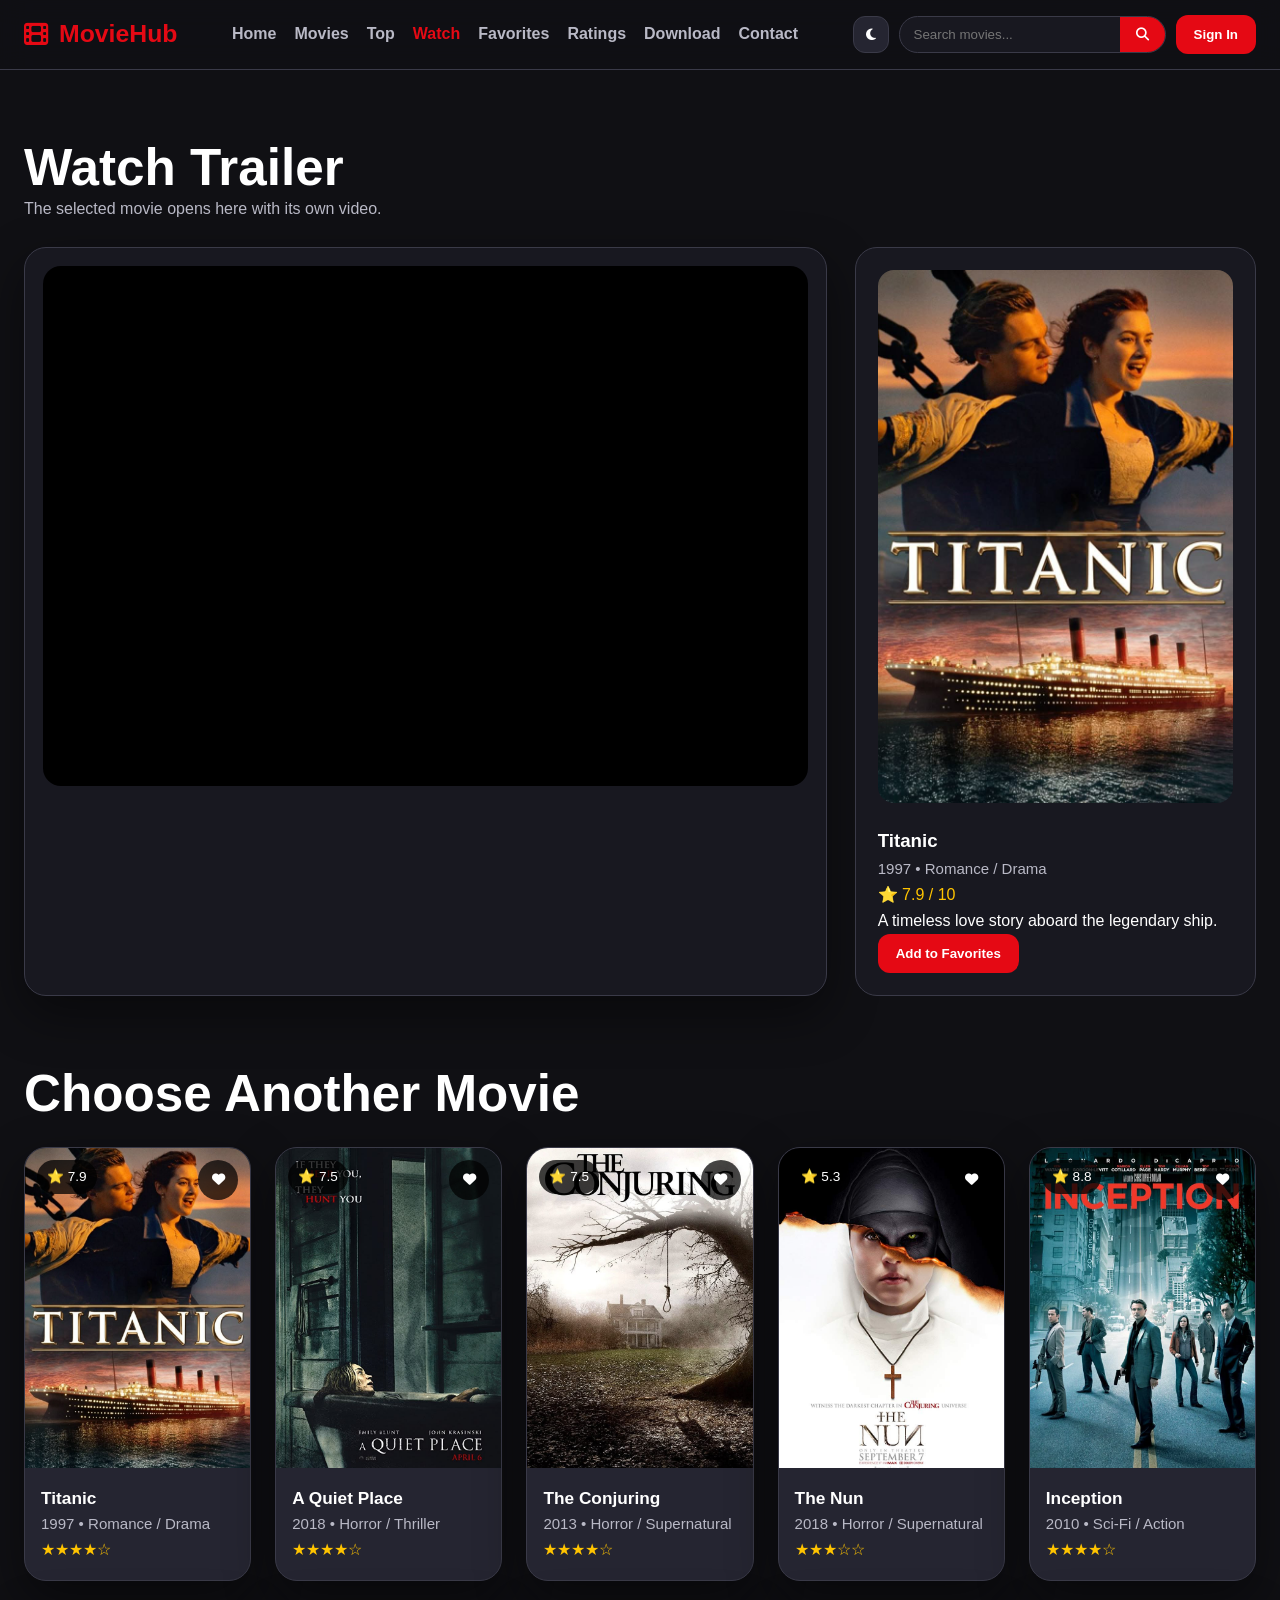
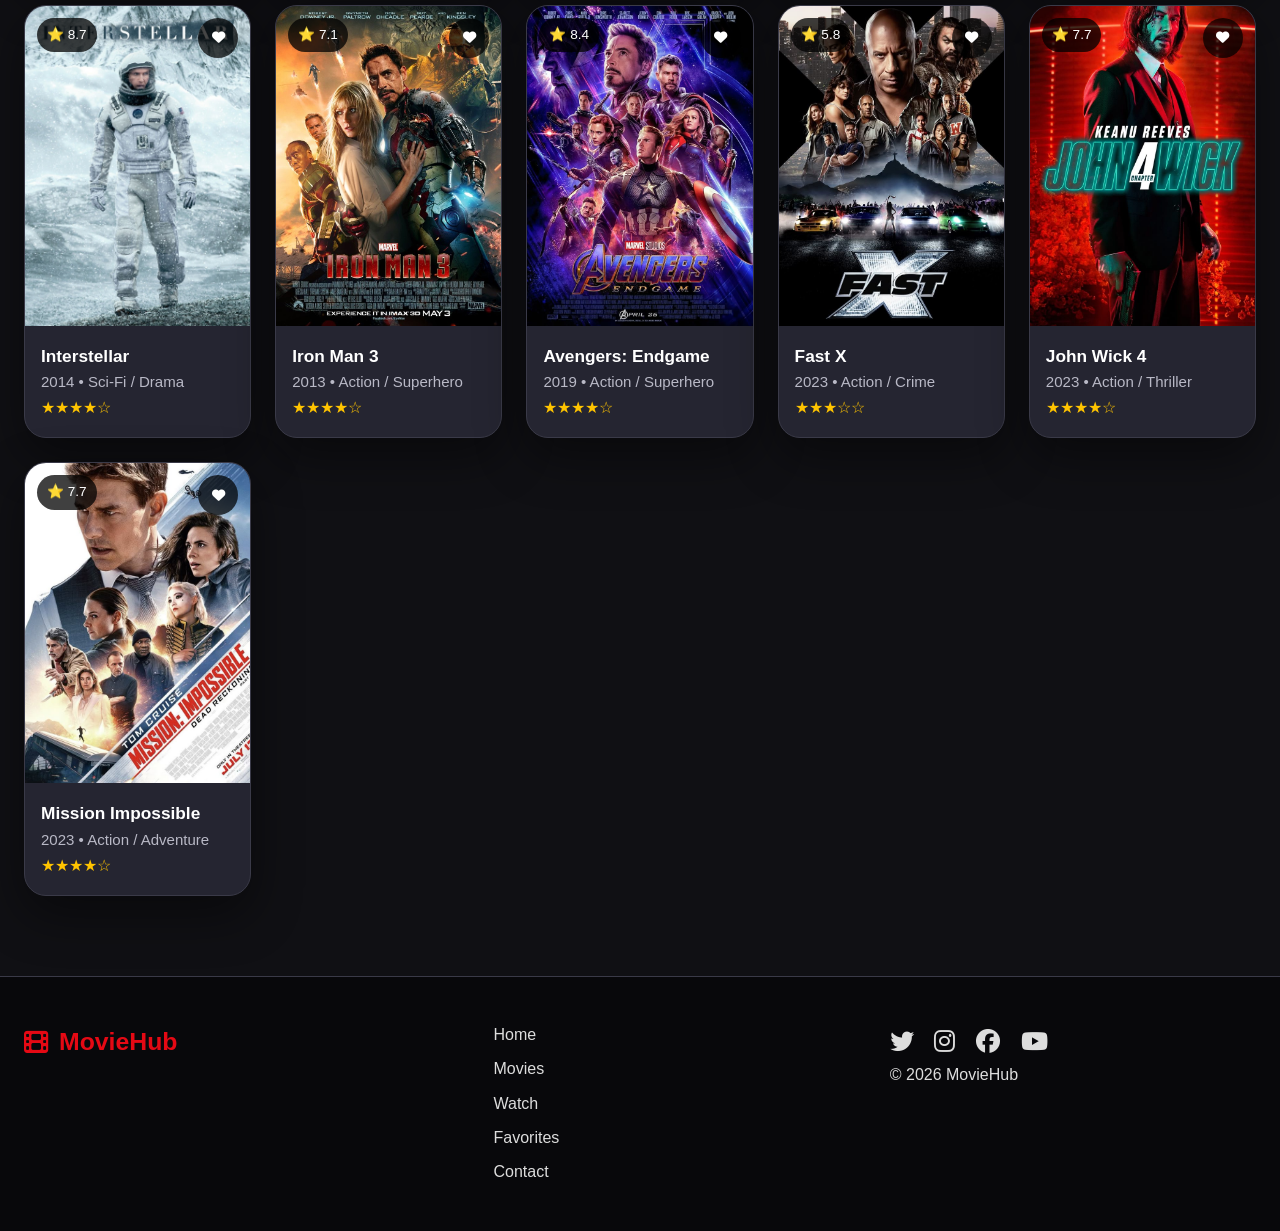
<file: watch.html>
<!DOCTYPE html>
<html lang="en">
 <head>
  <meta charset="utf-8"/>
  <meta content="width=device-width, initial-scale=1.0" name="viewport"/>
  <title>
   Watch - MovieHub
  </title>
  <link href="style.css" rel="stylesheet"/>
  <link href="https://cdnjs.cloudflare.com/ajax/libs/font-awesome/6.5.1/css/all.min.css" rel="stylesheet"/>
 </head>
 <body>
  <nav class="navbar">
   <div class="nav-container">
    <a class="logo" href="index.html">
     <i class="fa-solid fa-film">
     </i>
     <span>
      MovieHub
     </span>
    </a>
    <button class="menu-btn" id="menu-toggle" type="button">
     <i class="fa-solid fa-bars">
     </i>
    </button>
    <div class="nav-menu" id="nav-menu">
     <a class="nav-link" href="index.html">
      Home
     </a>
     <a class="nav-link" href="movies.html">
      Movies
     </a>
     <a class="nav-link" href="top.html">
      Top
     </a>
     <a class="nav-link active" href="watch.html">
      Watch
     </a>
     <a class="nav-link" href="favorites.html">
      Favorites
     </a>
     <a class="nav-link" href="ratings.html">
      Ratings
     </a>
     <a class="nav-link" href="download.html">
      Download
     </a>
     <a class="nav-link" href="contact.html">
      Contact
     </a>
    </div>
    <div class="nav-actions">
     <button class="theme-btn" id="theme-toggle" type="button">
      <i class="fa-solid fa-moon">
      </i>
     </button>
     <div class="search-box">
      <input id="search-input" placeholder="Search movies..." type="text"/>
      <button type="button">
       <i class="fa-solid fa-search">
       </i>
      </button>
     </div>
     <button class="login-btn" type="button">
      Sign In
     </button>
    </div>
   </div>
  </nav>
  <main>
   <section class="section">
    <div class="section-header">
     <div>
      <h1>
       Watch Trailer
      </h1>
      <p>
       The selected movie opens here with its own video.
      </p>
     </div>
    </div>
    <div class="watch-layout" id="player-section">
    </div>
   </section>
   <section class="section">
    <div class="section-header">
     <h2>
      Choose Another Movie
     </h2>
    </div>
    <div class="content-grid" id="watch-grid">
    </div>
   </section>
  </main>
  <div class="modal" id="auth-modal">
   <div class="modal-card">
    <div class="modal-head">
     <h2>
      MovieHub Account
     </h2>
     <button class="icon-btn" id="auth-close" type="button">
      <i class="fa-solid fa-xmark">
      </i>
     </button>
    </div>
    <div class="tabs">
     <button class="tab-btn active" id="tab-in" type="button">
      Sign In
     </button>
     <button class="tab-btn" id="tab-up" type="button">
      Sign Up
     </button>
    </div>
    <form id="signin-form" novalidate="">
     <div class="field">
      <label>
       Email
      </label>
      <input id="signin-email" type="text"/>
      <div class="error" id="signin-email-error">
      </div>
     </div>
     <div class="field">
      <label>
       Password
      </label>
      <input id="signin-pass" type="password"/>
      <div class="error" id="signin-pass-error">
      </div>
     </div>
     <div class="error" id="signin-error">
     </div>
     <button class="btn-primary" style="width:100%" type="submit">
      Login
     </button>
    </form>
    <form class="hide" id="signup-form" novalidate="">
     <div class="field">
      <label>
       Name
      </label>
      <input id="signup-name" type="text"/>
      <div class="error" id="signup-name-error">
      </div>
     </div>
     <div class="field">
      <label>
       Email
      </label>
      <input id="signup-email" type="text"/>
      <div class="error" id="signup-email-error">
      </div>
     </div>
     <div class="field">
      <label>
       Password
      </label>
      <input id="signup-pass" type="password"/>
      <div class="error" id="signup-pass-error">
      </div>
     </div>
     <button class="btn-primary" style="width:100%" type="submit">
      Create Account
     </button>
    </form>
   </div>
  </div>
  <footer class="footer">
   <div class="footer-container">
    <div>
     <div class="logo">
      <i class="fa-solid fa-film">
      </i>
      <span>
       MovieHub
      </span>
     </div>
    </div>
    <div class="footer-links">
     <a href="index.html">
      Home
     </a>
     <a href="movies.html">
      Movies
     </a>
     <a href="watch.html">
      Watch
     </a>
     <a href="favorites.html">
      Favorites
     </a>
     <a href="contact.html">
      Contact
     </a>
    </div>
    <div class="footer-social">
     <a href="#">
      <i class="fa-brands fa-twitter">
      </i>
     </a>
     <a href="#">
      <i class="fa-brands fa-instagram">
      </i>
     </a>
     <a href="#">
      <i class="fa-brands fa-facebook">
      </i>
     </a>
     <a href="#">
      <i class="fa-brands fa-youtube">
      </i>
     </a>
     <p>
      © 2026 MovieHub
     </p>
    </div>
   </div>
  </footer>
  <script src="script.js">
  </script>
 </body>
</html>
</file>
<file: style.css>
:root {

    --primary:#e50914;
    --primary-dark:#9b050c;
    --bg:#101014;
    --surface:#181820;
    --card:#252531;
    --text:#fff;
    --muted:#b9b9c6;
    --border:#3a3a48;
    --shadow:0 18px 50px rgba(0,0,0,
.45);
    --hero-grad:linear-gradient(90deg,rgba(0,0,0,
.9),rgba(0,0,0,
.35),rgba(0,0,0,
.75));
}

[data-theme="light"] {

    --primary:#d90429;
    --primary-dark:#99021d;
    --bg:#f4f6fb;
    --surface:#fff;
    --card:#fff;
    --text:#15151b;
    --muted:#555b68;
    --border:#dde2ef;
    --shadow:0 14px 34px rgba(30,40,70,
.12);
    --hero-grad:linear-gradient(90deg,rgba(255,255,255,
.92),rgba(255,255,255,
.45),rgba(255,255,255,
.82));
}

* {

    box-sizing:border-box;
    margin:0;
    padding:0
}

html {

    scroll-behavior:smooth
}

body {

    font-family:Segoe UI,Arial,sans-serif;
    background:var(--bg);
    color:var(--text);
    line-height:1.65
}

a {

    text-decoration:none;
    color:inherit
}

img,video {

    max-width:100%
}

.navbar {

    position:sticky;
    top:0;
    z-index:50;
    background:rgba(16,16,20,
.9);
    backdrop-filter:blur(14px);
    border-bottom:1px solid var(--border)
}

[data-theme="light"] .navbar {

    background:rgba(255,255,255,
.92)
}

.nav-container {

    max-width:1300px;
    margin:auto;
    padding:14px 24px;
    display:flex;
    align-items:center;
    gap:22px;
    justify-content:space-between
}

.logo {

    font-size:1.55rem;
    font-weight:900;
    color:var(--primary);
    display:flex;
    gap:10px;
    align-items:center
}

.nav-menu {

    display:flex;
    gap:18px;
    align-items:center
}

.nav-link {

    font-weight:700;
    color:var(--muted)
}

.nav-link:hover,
.nav-link.active {

    color:var(--primary)
}

.nav-actions {

    display:flex;
    gap:10px;
    align-items:center
}

.theme-btn,
.menu-btn,
.icon-btn {

    border:1px solid var(--border);
    background:var(--card);
    color:var(--text);
    border-radius:12px;
    padding:10px 12px;
    cursor:pointer
}

.menu-btn {

    display:none
}

.search-box {

    display:flex;
    border:1px solid var(--border);
    border-radius:999px;
    overflow:hidden;
    background:var(--surface)
}

.search-box input {

    width:220px;
    border:0;
    outline:0;
    background:transparent;
    color:var(--text);
    padding:10px 14px
}

.search-box button {

    border:0;
    background:var(--primary);
    color:#fff;
    padding:0 16px
}

.login-btn,
.btn-primary,
.btn-secondary,
.btn-danger {

    border:0;
    border-radius:12px;
    padding:12px 18px;
    font-weight:800;
    cursor:pointer
}

.login-btn,
.btn-primary {

    background:var(--primary);
    color:#fff
}

.btn-primary:hover,
.login-btn:hover {

    background:var(--primary-dark);
    transform:translateY(-2px)
}

.btn-secondary {

    background:var(--card);
    color:var(--text);
    border:1px solid var(--border)
}

.btn-danger {

    background:#333;
    color:#fff;
    border:1px solid #666
}

.hero {

    min-height:86vh;
    display:grid;
    place-items:center;
    position:relative;
    overflow:hidden
}

.hero-bg {

    position:absolute;
    inset:0
}

.hero-bg img {

    width:100%;
    height:100%;
    object-fit:cover;
    filter:brightness(.6)
}

.hero::after {

    content:"";
    position:absolute;
    inset:0;
    background:var(--hero-grad)
}

.hero-content {

    position:relative;
    z-index:2;
    max-width:1200px;
    width:100%;
    padding:60px 28px
}

.eyebrow {

    color:var(--primary);
    text-transform:uppercase;
    letter-spacing:2px;
    font-weight:900
}

.hero-title {

    font-size:clamp(2.5rem,7vw,5.4rem);
    line-height:1.05;
    margin:10px 0 15px
}

.hero-subtitle {

    max-width:620px;
    color:var(--muted);
    font-size:1.25rem;
    margin-bottom:25px
}

.hero-buttons {

    display:flex;
    gap:14px;
    flex-wrap:wrap
}

.stats-strip {

    max-width:1200px;
    margin:-38px auto 70px;
    position:relative;
    z-index:4;
    display:grid;
    grid-template-columns:repeat(4,1fr);
    gap:16px;
    padding:0 24px
}

.stat-card,
.feature-card,
.info-card,
.download-card {

    background:var(--surface);
    border:1px solid var(--border);
    border-radius:22px;
    padding:24px;
    box-shadow:var(--shadow)
}

.stat-card strong {

    display:block;
    font-size:2rem;
    color:var(--primary)
}

.section {

    max-width:1300px;
    margin:70px auto;
    padding:0 24px
}

.section-header {

    display:flex;
    align-items:end;
    justify-content:space-between;
    gap:18px;
    margin-bottom:24px
}

.section-header h1,
.section-header h2 {

    font-size:clamp(2rem,4vw,3.2rem);
    line-height:1.1
}

.section-header p {

    color:var(--muted)
}

.content-grid {

    display:grid;
    grid-template-columns:repeat(auto-fill,minmax(210px,1fr));
    gap:24px
}

.card {

    background:var(--card);
    border:1px solid var(--border);
    border-radius:22px;
    overflow:hidden;
    box-shadow:var(--shadow);
    cursor:pointer;
    transition:.25s
}

.card:hover {

    transform:translateY(-8px)
}

.poster-wrap {

    height:320px;
    position:relative;
    background:#111
}

.poster-wrap img {

    width:100%;
    height:100%;
    object-fit:cover
}

.badge {

    position:absolute;
    top:12px;
    left:12px;
    background:rgba(0,0,0,
.75);
    color:#fff;
    border-radius:999px;
    padding:6px 10px;
    font-size:.85rem
}

.fav-btn {

    position:absolute;
    top:12px;
    right:12px;
    border:0;
    background:rgba(0,0,0,
.72);
    color:#fff;
    width:40px;
    height:40px;
    border-radius:50%;
    cursor:pointer
}

.fav-btn.active {

    background:var(--primary)
}

.card-info {

    padding:16px
}

.card-title {

    font-size:1.08rem;
    font-weight:900
}

.meta {

    color:var(--muted);
    font-size:.94rem
}

.stars {

    color:#ffc400
}

.split-layout {

    display:grid;
    grid-template-columns:1.1fr .9fr;
    gap:28px;
    align-items:center
}

.features-grid {

    display:grid;
    grid-template-columns:repeat(3,1fr);
    gap:20px
}

.feature-card i {

    font-size:2rem;
    color:var(--primary);
    margin-bottom:12px
}

.movie-table {

    width:100%;
    border-collapse:collapse;
    background:var(--surface);
    border-radius:18px;
    overflow:hidden
}

.movie-table th,
.movie-table td {

    padding:14px;
    border-bottom:1px solid var(--border);
    text-align:left
}

.movie-table th {

    background:var(--primary);
    color:#fff
}

.watch-layout {

    display:grid;
    grid-template-columns:2fr 1fr;
    gap:28px
}

.player-box {

    background:var(--surface);
    border:1px solid var(--border);
    border-radius:22px;
    padding:18px;
    box-shadow:var(--shadow)
}

.player-box video {

    border-radius:16px;
    background:#000;
    width:100%;
    max-height:560px
}

.side-panel {

    background:var(--surface);
    border:1px solid var(--border);
    border-radius:22px;
    padding:22px
}

.form-card {

    max-width:760px;
    margin:auto;
    background:var(--surface);
    border:1px solid var(--border);
    border-radius:24px;
    padding:28px;
    box-shadow:var(--shadow)
}

.field {

    margin-bottom:16px
}

.field label {

    display:block;
    font-weight:800;
    margin-bottom:6px
}

.field input,
.field textarea,
.field select {

    width:100%;
    padding:13px 14px;
    border-radius:12px;
    border:1px solid var(--border);
    background:var(--bg);
    color:var(--text);
    outline:0
}

.error {

    color:#ff6b6b;
    font-size:.9rem;
    min-height:20px
}

.modal {

    position:fixed;
    inset:0;
    background:rgba(0,0,0,
.72);
    display:none;
    place-items:center;
    z-index:100;
    padding:20px
}

.modal.show {

    display:grid
}

.modal-card {

    width:min(460px,100%);
    background:var(--surface);
    border:1px solid var(--border);
    border-radius:24px;
    padding:24px;
    box-shadow:var(--shadow)
}

.modal-head {

    display:flex;
    justify-content:space-between;
    align-items:center;
    margin-bottom:14px
}

.tabs {

    display:flex;
    gap:8px;
    margin-bottom:16px
}

.tab-btn {

    flex:1;
    padding:10px;
    border-radius:12px;
    border:1px solid var(--border);
    background:var(--card);
    color:var(--text);
    cursor:pointer
}

.tab-btn.active {

    background:var(--primary);
    color:#fff
}

.hide {

    display:none!important
}

.footer {

    margin-top:80px;
    background:#08080b;
    color:#ddd;
    border-top:1px solid var(--border);
    padding:45px 24px
}

.footer-container {

    max-width:1300px;
    margin:auto;
    display:grid;
    grid-template-columns:1.2fr 1fr 1fr;
    gap:30px
}

.footer-links {

    display:grid;
    gap:8px
}

.footer-social a {

    font-size:1.5rem;
    margin-right:14px
}

.empty {

    padding:40px;
    text-align:center;
    background:var(--surface);
    border:1px dashed var(--border);
    border-radius:22px;
    color:var(--muted)
}


.image-map-box {

    background:var(--surface);
    border:1px solid var(--border);
    border-radius:22px;
    padding:18px
}

.image-map-box img {

    border-radius:16px
}

.notice {

    padding:14px;
    border-radius:14px;
    background:rgba(229,9,20,
.12);
    border:1px solid rgba(229,9,20,
.35);
    margin:14px 0
}

.downloads-grid {

    display:grid;
    grid-template-columns:repeat(3,1fr);
    gap:20px
}



@media(max-width:1000px) {

.nav-menu {

        display:none;
        position:absolute;
        top:70px;
        left:16px;
        right:16px;
        flex-direction:column;
        background:var(--surface);
        border:1px solid var(--border);
        border-radius:18px;
        padding:18px
    }

.nav-menu.open {

        display:flex
    }

.menu-btn {

        display:block
    }

.search-box input {

        width:150px
    }

.stats-strip,
.features-grid,
.downloads-grid {

        grid-template-columns:1fr 1fr
    }

.split-layout,
.watch-layout {

        grid-template-columns:1fr
    }

.footer-container {

        grid-template-columns:1fr
    }

}

@media(max-width:640px) {

.nav-container {

        padding:10px
    }

.search-box {

        display:none
    }

.stats-strip,
.features-grid,
.downloads-grid {

        grid-template-columns:1fr
    }

.section {

        margin:45px auto
    }

.content-grid {

        grid-template-columns:repeat(auto-fill,minmax(155px,1fr))
    }

.poster-wrap {

        height:245px
    }

.hero-buttons {

        flex-direction:column
    }

.btn-primary,
.btn-secondary {

        width:100%
    }

.movie-table {

        font-size:.85rem
    }

.movie-table th,
.movie-table td {

        padding:9px
    }

.nav-actions {

        gap:6px
    }

}


.contact-layout {
    max-width: 780px;
    margin: auto;
}

.watch-poster {
    border-radius: 16px;
    margin-bottom: 15px;
}


/* Fix empty favorites card and buttons on small screens */
.content-grid > .empty {
    grid-column: 1 / -1;
}

.empty {
    width: 100%;
    max-width: 560px;
    margin: 0 auto;
}

.empty .btn-primary {
    display: inline-flex;
    align-items: center;
    justify-content: center;
    width: auto !important;
    min-width: 170px;
    white-space: nowrap;
    margin-top: 14px;
}


.video-help {
    margin-top: 12px;
    color: var(--text-secondary);
    font-size: 0.95rem;
}

/* YouTube player */
.youtube-player {
    width: 100%;
    min-height: 520px;
    border: 0;
    border-radius: 18px;
    background: #000;
}

@media (max-width: 768px) {
    .youtube-player {
        min-height: 280px;
    }
}
</file>
